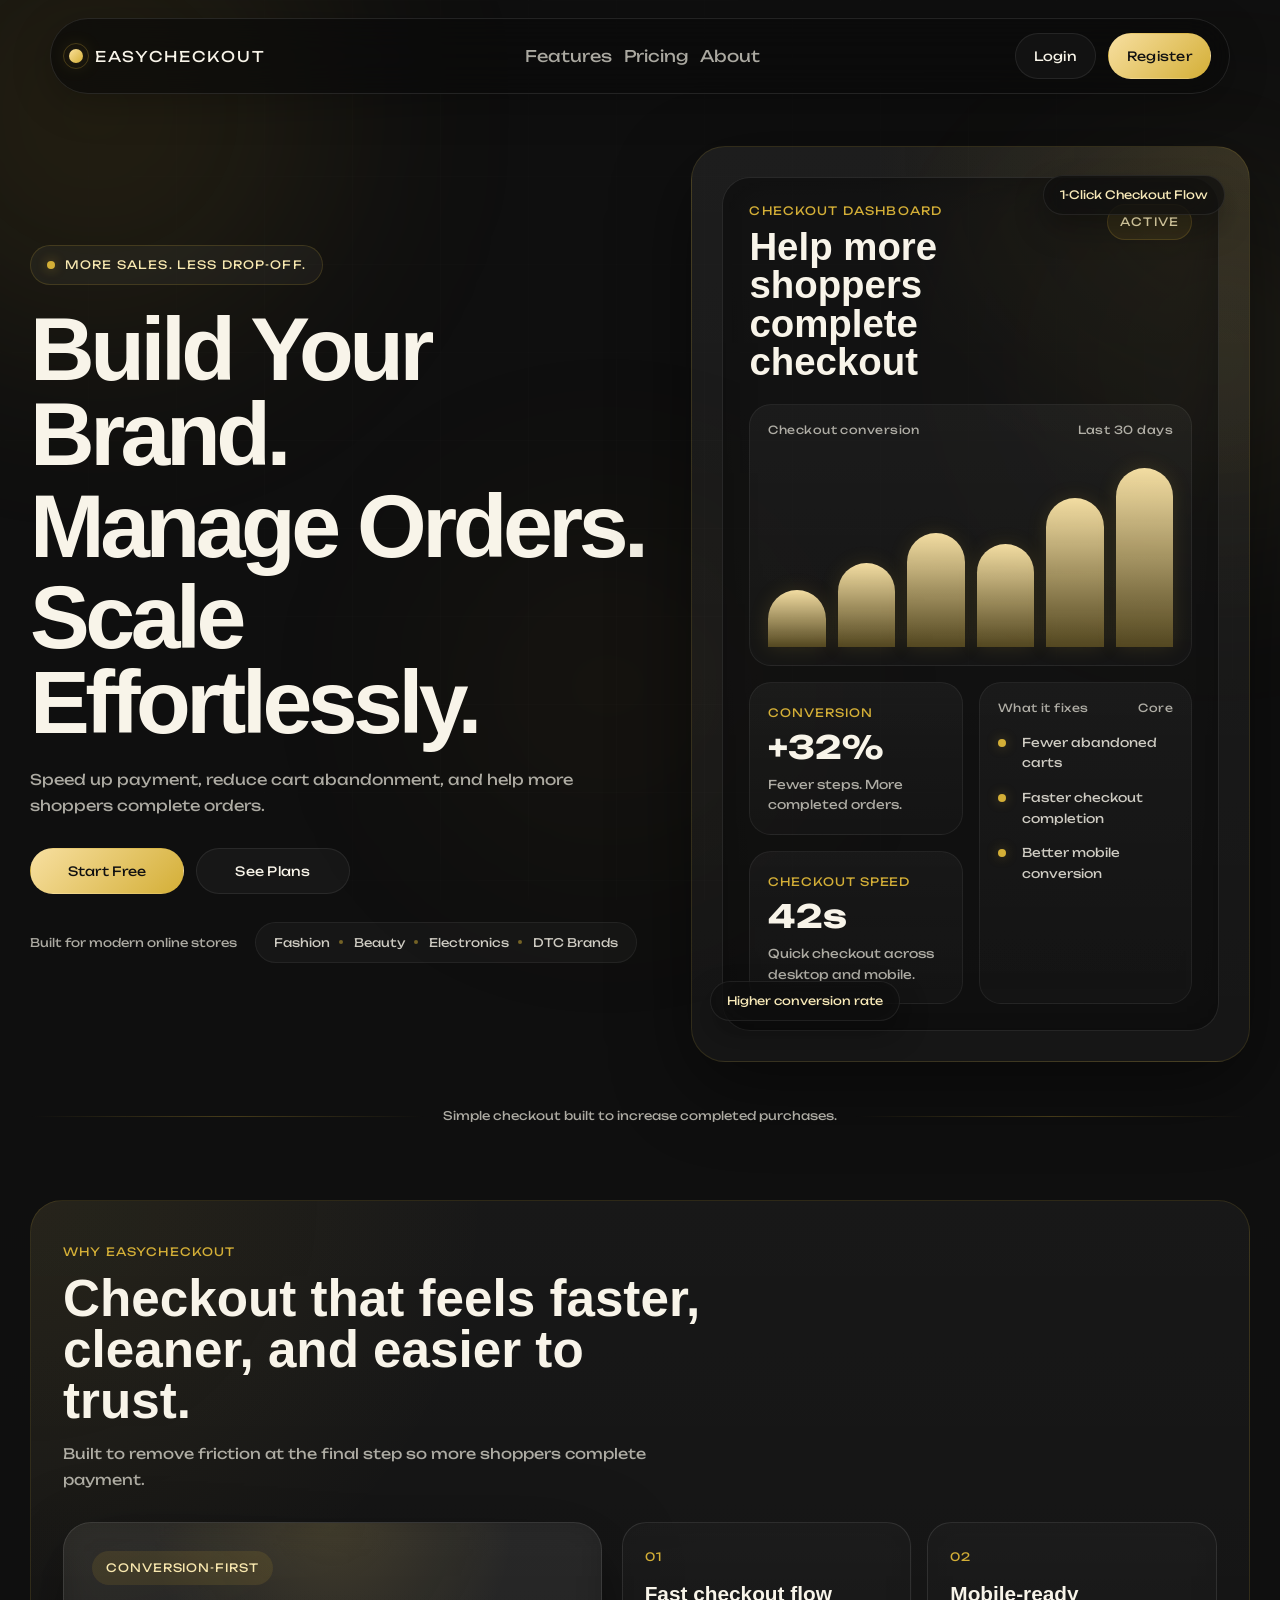
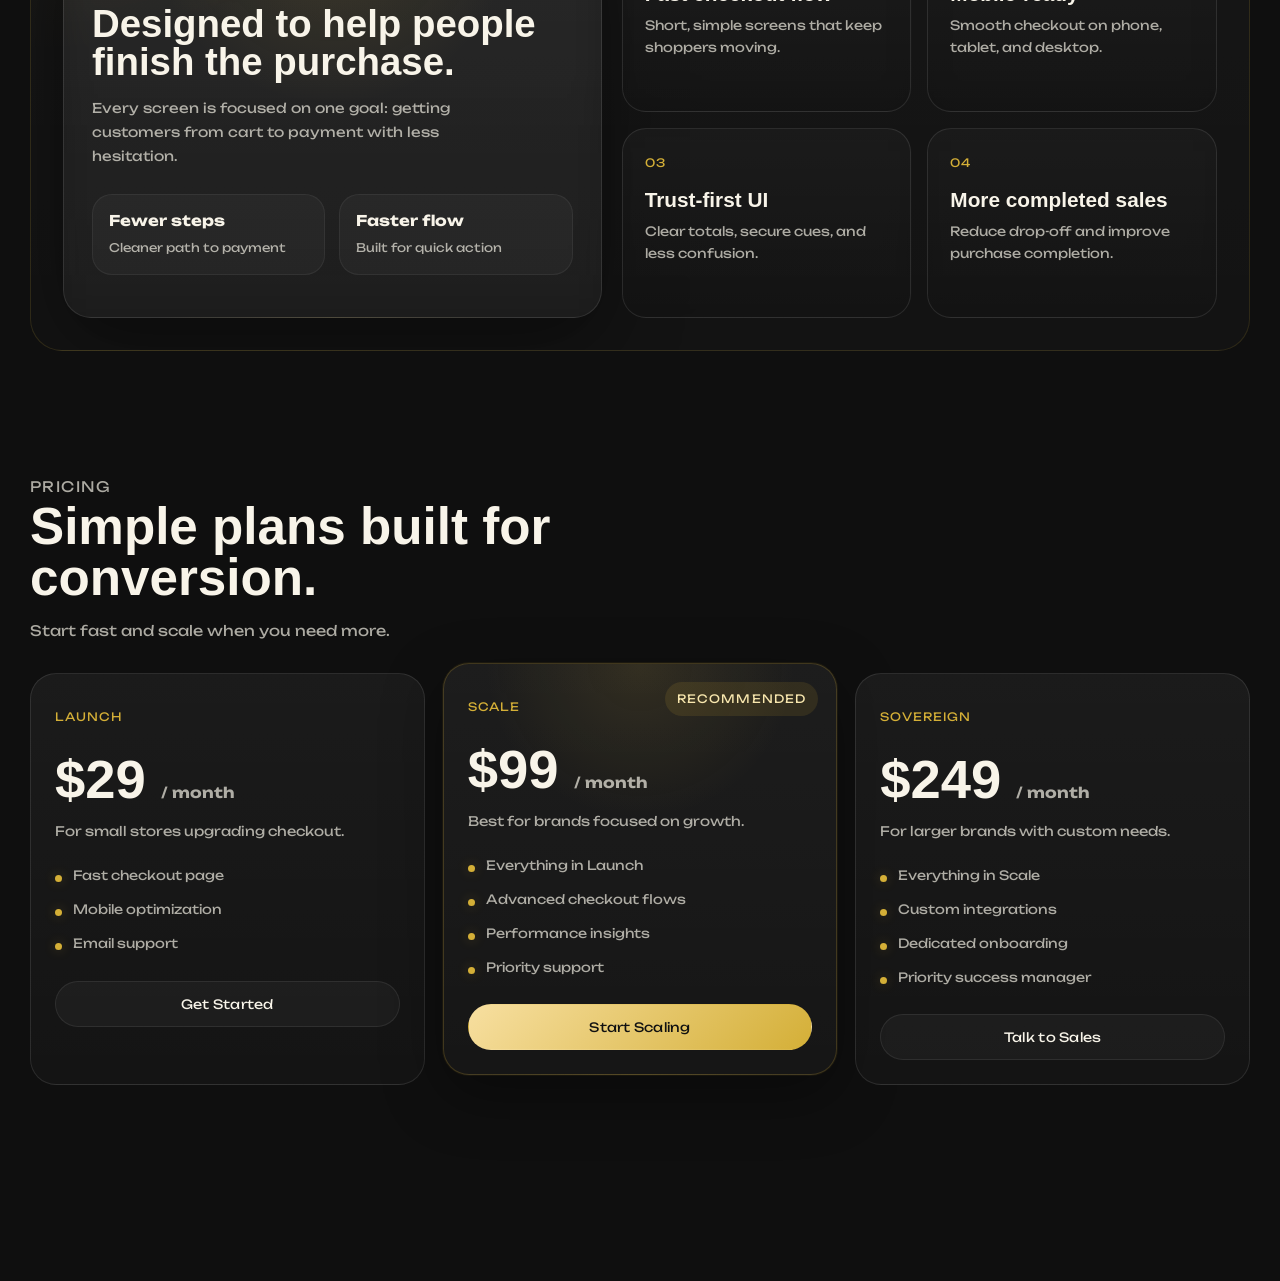
<file: index.html>
<!DOCTYPE html>
<html lang="en">
  <head>
    <meta charset="UTF-8" />
    <meta name="viewport" content="width=device-width, initial-scale=1.0" />
    <title>easycheckout | Faster Checkout</title>
    <link rel="preconnect" href="https://fonts.googleapis.com" />
    <link rel="preconnect" href="https://fonts.gstatic.com" crossorigin />
    <link
      href="https://fonts.googleapis.com/css2?family=Unbounded:wght@300;400;500;600;700&display=swap"
      rel="stylesheet"
    />
    <link rel="stylesheet" href="styles.css" />
  </head>
  <body>
    <div class="site-bg" aria-hidden="true">
      <div class="gradient-orb orb-a"></div>
      <div class="gradient-orb orb-b"></div>
      <div class="gradient-orb orb-c"></div>
      <div class="grid-noise"></div>
    </div>

    <div class="page-shell">
      <header class="navbar">
        <a href="#" class="logo" aria-label="AurumOS home">
          <span class="logo-core"></span>
          <span class="logo-type">easycheckout</span>
        </a>

        <button
          class="menu-toggle"
          type="button"
          aria-expanded="false"
          aria-controls="navPanel"
          aria-label="Toggle navigation"
        >
          <span></span>
          <span></span>
        </button>

        <div class="nav-panel" id="navPanel">
          <nav class="nav-links">
            <a href="#features">Features</a>
            <a href="#pricing">Pricing</a>
            <a href="#footer">About</a>
          </nav>
          <div class="nav-actions">
            <button class="nav-button nav-button-ghost" data-open-auth="login">Login</button>
            <button class="nav-button nav-button-primary" data-open-auth="register">Register</button>
          </div>
        </div>
      </header>

      <main>
        <section class="hero scroll-section">
          <div class="hero-copy">
            <div class="hero-pill reveal">
              <span class="hero-pill-dot"></span>
              More sales. Less drop-off.
            </div>
            <h1 class="hero-title">
              <span class="reveal">Build Your Brand.</span>
              <span class="reveal">Manage Orders.</span>
              <span class="reveal">Scale Effortlessly.</span>
            </h1>
            <p class="hero-text reveal">
              Speed up payment, reduce cart abandonment, and help more shoppers complete orders.
            </p>
            <div class="hero-actions reveal">
              <button class="nav-button nav-button-primary hero-button" data-open-auth="register">
                Start Free
              </button>
              <a class="nav-button nav-button-ghost hero-button" href="#pricing">See Plans</a>
            </div>
            <div class="hero-proof reveal">
              <span>Built for modern online stores</span>
              <div class="proof-marquee">
                <span>Fashion</span>
                <span>Beauty</span>
                <span>Electronics</span>
                <span>DTC Brands</span>
              </div>
            </div>
          </div>

          <div class="hero-visual reveal">
            <div class="hero-frame">
              <div class="floating-chip chip-top">1-Click Checkout Flow</div>
              <div class="floating-chip chip-bottom">Higher conversion rate</div>

              <div class="command-card">
                <div class="command-top">
                  <div>
                    <p class="command-label">Checkout Dashboard</p>
                    <h2>Help more shoppers complete checkout</h2>
                  </div>
                  <div class="signal-badge">Active</div>
                </div>

                <div class="command-grid">
                  <article class="command-panel command-panel-wide">
                    <div class="panel-header">
                      <span>Checkout conversion</span>
                      <span>Last 30 days</span>
                    </div>
                    <div class="signal-chart" aria-hidden="true">
                      <span></span>
                      <span></span>
                      <span></span>
                      <span></span>
                      <span></span>
                      <span></span>
                    </div>
                  </article>

                  <article class="command-panel">
                    <span class="stat-kicker">Conversion</span>
                    <strong>+32%</strong>
                    <p>Fewer steps. More completed orders.</p>
                  </article>

                  <article class="command-panel">
                    <span class="stat-kicker">Checkout speed</span>
                    <strong>42s</strong>
                    <p>Quick checkout across desktop and mobile.</p>
                  </article>

                  <article class="command-panel command-panel-tall">
                    <div class="panel-header">
                      <span>What it fixes</span>
                      <span>Core</span>
                    </div>
                    <ul class="automation-list">
                      <li><span></span> Fewer abandoned carts</li>
                      <li><span></span> Faster checkout completion</li>
                      <li><span></span> Better mobile conversion</li>
                    </ul>
                  </article>
                </div>
              </div>
            </div>
          </div>
        </section>

        <section class="trust-band scroll-section">
          <div class="trust-line"></div>
          <p>Simple checkout built to increase completed purchases.</p>
          <div class="trust-line"></div>
        </section>

        <section class="section why-section scroll-section" id="features">
          <div class="why-shell">
            <div class="why-intro">
              <p class="section-kicker">Why easycheckout</p>
              <h2>Checkout that feels faster, cleaner, and easier to trust.</h2>
              <p>
                Built to remove friction at the final step so more shoppers complete payment.
              </p>
            </div>

            <div class="why-layout">
              <article class="why-highlight">
                <span class="why-badge">Conversion-first</span>
                <h3>Designed to help people finish the purchase.</h3>
                <p>
                  Every screen is focused on one goal: getting customers from cart to payment
                  with less hesitation.
                </p>
                <div class="why-metrics">
                  <div>
                    <strong>Fewer steps</strong>
                    <span>Cleaner path to payment</span>
                  </div>
                  <div>
                    <strong>Faster flow</strong>
                    <span>Built for quick action</span>
                  </div>
                </div>
              </article>

              <div class="why-stack">
                <article class="why-card">
                  <span class="feature-index">01</span>
                  <h3>Fast checkout flow</h3>
                  <p>Short, simple screens that keep shoppers moving.</p>
                </article>
                <article class="why-card">
                  <span class="feature-index">02</span>
                  <h3>Mobile-ready</h3>
                  <p>Smooth checkout on phone, tablet, and desktop.</p>
                </article>
                <article class="why-card">
                  <span class="feature-index">03</span>
                  <h3>Trust-first UI</h3>
                  <p>Clear totals, secure cues, and less confusion.</p>
                </article>
                <article class="why-card">
                  <span class="feature-index">04</span>
                  <h3>More completed sales</h3>
                  <p>Reduce drop-off and improve purchase completion.</p>
                </article>
              </div>
            </div>
          </div>
        </section>

        <section class="section pricing-section scroll-section" id="pricing">
          <div class="section-head">
            <p class="section-kicker">Pricing</p>
            <h2>Simple plans built for conversion.</h2>
            <p>Start fast and scale when you need more.</p>
          </div>

          <div class="pricing-grid">
            <article class="price-card">
              <p class="price-tier">Launch</p>
              <h3>$29 <span>/ month</span></h3>
              <p class="price-copy">For small stores upgrading checkout.</p>
              <ul>
                <li>Fast checkout page</li>
                <li>Mobile optimization</li>
                <li>Email support</li>
              </ul>
              <button class="nav-button nav-button-ghost price-button" data-open-auth="register">Get Started</button>
            </article>

            <article class="price-card price-card-featured">
              <div class="featured-pill">Recommended</div>
              <p class="price-tier">Scale</p>
              <h3>$99 <span>/ month</span></h3>
              <p class="price-copy">Best for brands focused on growth.</p>
              <ul>
                <li>Everything in Launch</li>
                <li>Advanced checkout flows</li>
                <li>Performance insights</li>
                <li>Priority support</li>
              </ul>
              <button class="nav-button nav-button-primary price-button" data-open-auth="register">
                Start Scaling
              </button>
            </article>

            <article class="price-card">
              <p class="price-tier">Sovereign</p>
              <h3>$249 <span>/ month</span></h3>
              <p class="price-copy">For larger brands with custom needs.</p>
              <ul>
                <li>Everything in Scale</li>
                <li>Custom integrations</li>
                <li>Dedicated onboarding</li>
                <li>Priority success manager</li>
              </ul>
              <button class="nav-button nav-button-ghost price-button" data-open-auth="register">Talk to Sales</button>
            </article>
          </div>
        </section>
      </main>

      <footer class="footer scroll-section" id="footer">
        <div>
          <p class="footer-brand">easycheckout</p>
          <span class="footer-copy">Faster checkout for more completed sales.</span>
        </div>
        <div class="footer-links">
          <a href="#features">Features</a>
          <a href="#pricing">Pricing</a>
          <button type="button" data-open-auth="login">Login</button>
        </div>
      </footer>
    </div>

    <div class="auth-modal" id="authModal" aria-hidden="true">
      <div class="modal-backdrop" data-close-auth></div>
      <div class="modal-panel" role="dialog" aria-modal="true" aria-labelledby="authTitle">
        <button class="modal-close" type="button" aria-label="Close modal" data-close-auth>
          &times;
        </button>

        <div class="modal-switcher">
          <button class="modal-switch active" type="button" data-auth-view="login">Login</button>
          <button class="modal-switch" type="button" data-auth-view="register">Register</button>
        </div>

        <div class="auth-view active" data-auth-panel="login">
          <p class="section-kicker">Welcome back</p>
          <h2 id="authTitle">Login to easycheckout</h2>
          <form class="auth-form">
            <label>
              Email
              <input type="email" placeholder="you@brand.com" />
            </label>
            <label>
              Password
              <input type="password" placeholder="Enter your password" />
            </label>
            <button type="button" class="nav-button nav-button-primary form-button">Login</button>
          </form>
        </div>

        <div class="auth-view" data-auth-panel="register">
          <p class="section-kicker">Create account</p>
          <h2>Start selling with easycheckout</h2>
          <form class="auth-form">
            <label>
              Company
              <input type="text" placeholder="Your store name" />
            </label>
            <label>
              Work email
              <input type="email" placeholder="founder@aurum.com" />
            </label>
            <label>
              Password
              <input type="password" placeholder="Create a password" />
            </label>
            <button type="button" class="nav-button nav-button-primary form-button">Create Account</button>
          </form>
        </div>
      </div>
    </div>

    <script src="script.js"></script>
  </body>
</html>
</file>
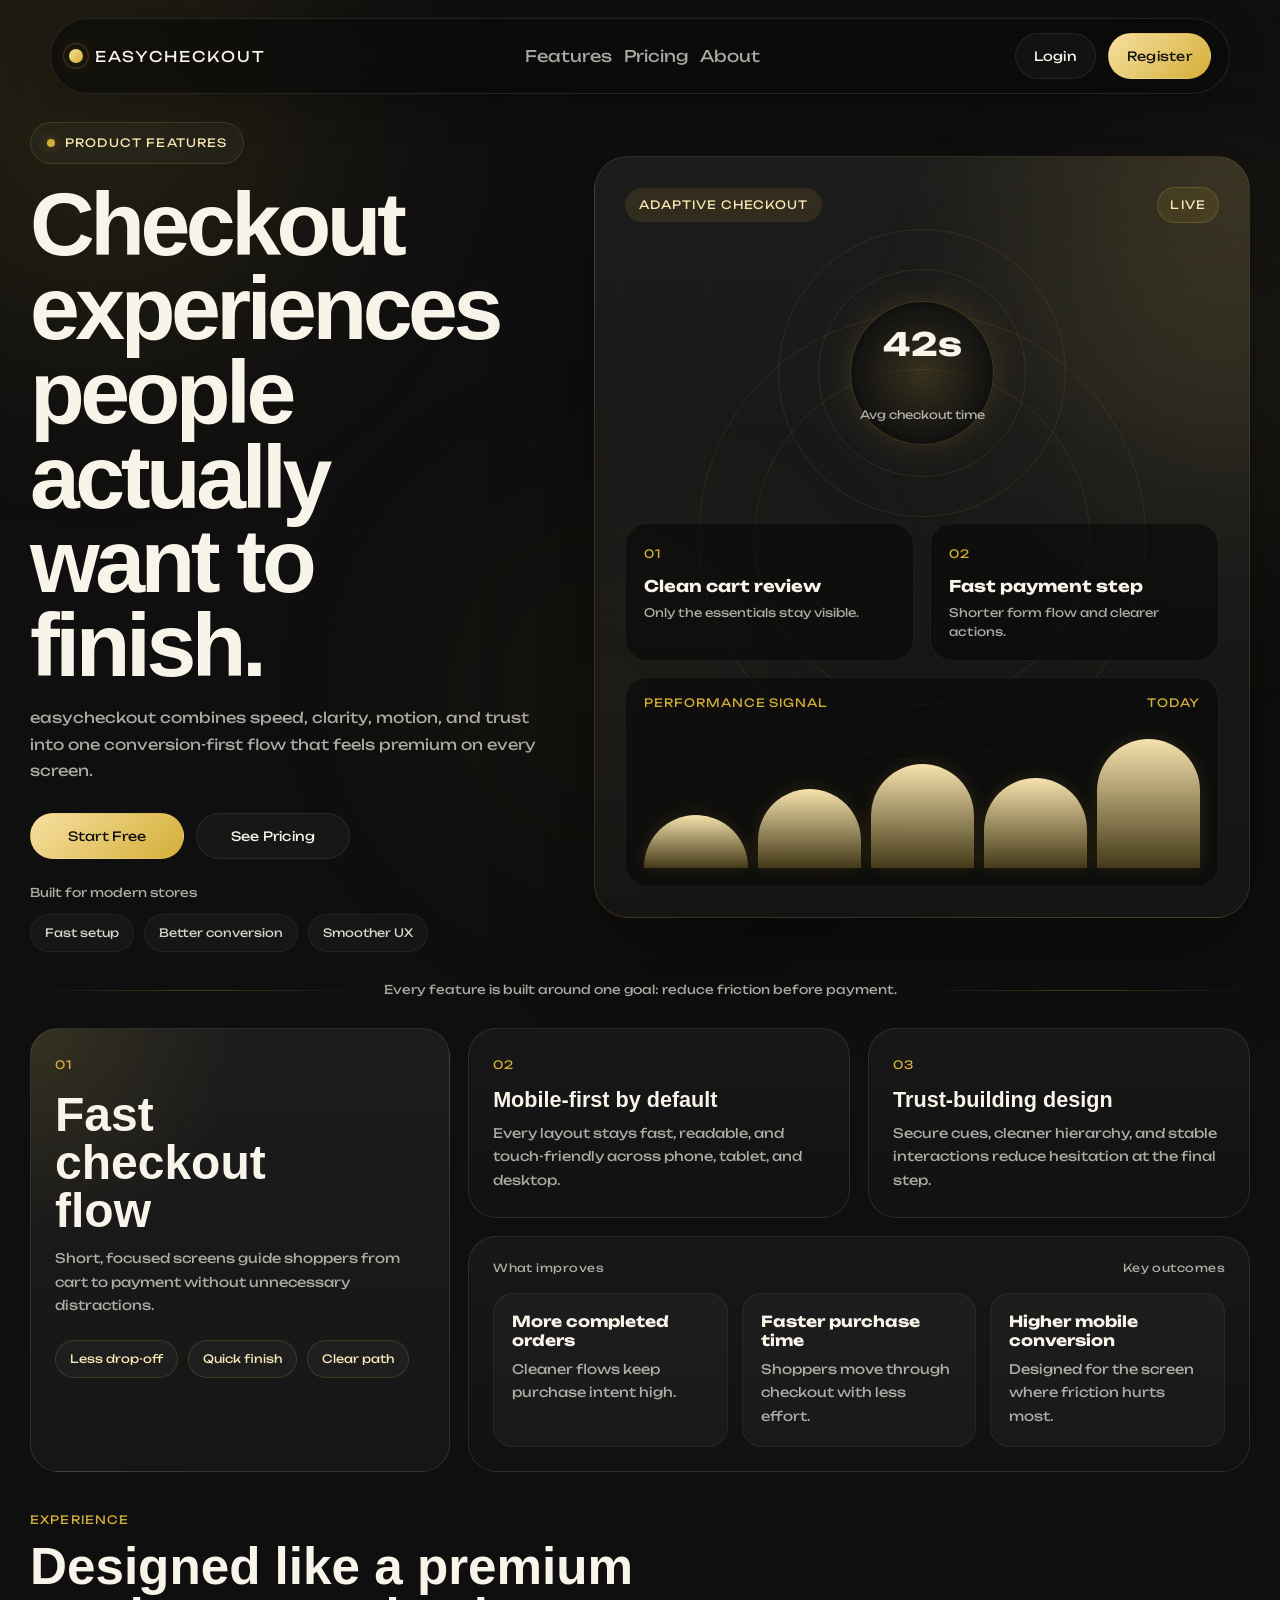
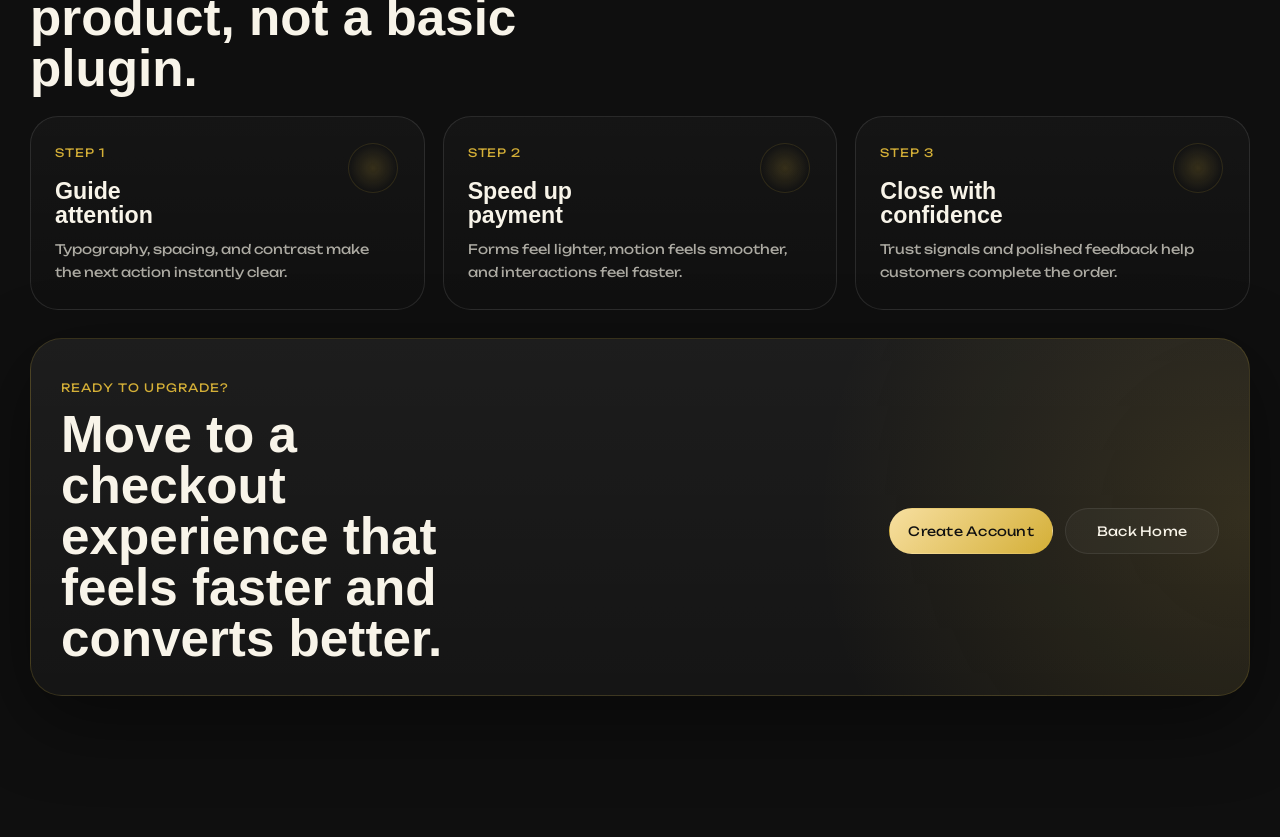
<file: features.html>
<!DOCTYPE html>
<html lang="en">
  <head>
    <meta charset="UTF-8" />
    <meta name="viewport" content="width=device-width, initial-scale=1.0" />
    <title>easycheckout | Features</title>
    <link rel="preconnect" href="https://fonts.googleapis.com" />
    <link rel="preconnect" href="https://fonts.gstatic.com" crossorigin />
    <link
      href="https://fonts.googleapis.com/css2?family=Unbounded:wght@300;400;500;600;700&display=swap"
      rel="stylesheet"
    />
    <link rel="stylesheet" href="styles.css" />
  </head>
  <body class="features-page">
    <div class="site-bg" aria-hidden="true">
      <div class="gradient-orb orb-a"></div>
      <div class="gradient-orb orb-b"></div>
      <div class="gradient-orb orb-c"></div>
      <div class="grid-noise"></div>
    </div>

    <div class="page-shell">
      <header class="navbar">
        <a href="index.html" class="logo" aria-label="easycheckout home">
          <span class="logo-core"></span>
          <span class="logo-type">easycheckout</span>
        </a>

        <button
          class="menu-toggle"
          type="button"
          aria-expanded="false"
          aria-controls="navPanel"
          aria-label="Toggle navigation"
        >
          <span></span>
          <span></span>
        </button>

        <div class="nav-panel" id="navPanel">
          <nav class="nav-links">
            <a href="features.html">Features</a>
            <a href="index.html#pricing">Pricing</a>
            <a href="index.html#footer">About</a>
          </nav>
          <div class="nav-actions">
            <button class="nav-button nav-button-ghost" data-open-auth="login">Login</button>
            <button class="nav-button nav-button-primary" data-open-auth="register">Register</button>
          </div>
        </div>
      </header>

      <main class="fx-page">
        <section class="fx-hero scroll-section">
          <div class="fx-copy">
            <div class="fx-pill">
              <span class="hero-pill-dot"></span>
              Product Features
            </div>
            <h1 class="fx-title">Checkout experiences people actually want to finish.</h1>
            <p class="fx-text">
              easycheckout combines speed, clarity, motion, and trust into one conversion-first flow that feels premium on every screen.
            </p>
            <div class="hero-actions">
              <button class="nav-button nav-button-primary hero-button" data-open-auth="register">
                Start Free
              </button>
              <a class="nav-button nav-button-ghost hero-button" href="index.html#pricing">See Pricing</a>
            </div>
            <div class="fx-proof">
              <span>Built for modern stores</span>
              <div class="fx-proof-row">
                <span>Fast setup</span>
                <span>Better conversion</span>
                <span>Smoother UX</span>
              </div>
            </div>
          </div>

          <div class="fx-stage">
            <div class="fx-orbit orbit-one"></div>
            <div class="fx-orbit orbit-two"></div>

            <div class="fx-window">
              <div class="fx-window-top">
                <span class="why-badge">Adaptive Checkout</span>
                <span class="signal-badge">Live</span>
              </div>

              <div class="fx-core">
                <div class="fx-core-ring ring-a"></div>
                <div class="fx-core-ring ring-b"></div>
                <div class="fx-core-ring ring-c"></div>
                <div class="fx-core-center">
                  <strong>42s</strong>
                  <span>Avg checkout time</span>
                </div>
              </div>

              <div class="fx-stage-grid">
                <article class="fx-mini">
                  <span>01</span>
                  <strong>Clean cart review</strong>
                  <small>Only the essentials stay visible.</small>
                </article>
                <article class="fx-mini">
                  <span>02</span>
                  <strong>Fast payment step</strong>
                  <small>Shorter form flow and clearer actions.</small>
                </article>
                <article class="fx-mini fx-mini-wide">
                  <div class="panel-header">
                    <span>Performance signal</span>
                    <span>Today</span>
                  </div>
                  <div class="fx-signal-bars" aria-hidden="true">
                    <span></span>
                    <span></span>
                    <span></span>
                    <span></span>
                    <span></span>
                  </div>
                </article>
              </div>
            </div>
          </div>
        </section>

        <section class="fx-strip scroll-section">
          <div class="fx-strip-line"></div>
          <p>Every feature is built around one goal: reduce friction before payment.</p>
          <div class="fx-strip-line"></div>
        </section>

        <section class="fx-grid scroll-section">
          <article class="fx-card fx-card-hero">
            <span class="feature-index">01</span>
            <h2>Fast checkout flow</h2>
            <p>Short, focused screens guide shoppers from cart to payment without unnecessary distractions.</p>
            <div class="fx-chip-row">
              <span>Less drop-off</span>
              <span>Quick finish</span>
              <span>Clear path</span>
            </div>
          </article>

          <article class="fx-card">
            <span class="feature-index">02</span>
            <h3>Mobile-first by default</h3>
            <p>Every layout stays fast, readable, and touch-friendly across phone, tablet, and desktop.</p>
          </article>

          <article class="fx-card">
            <span class="feature-index">03</span>
            <h3>Trust-building design</h3>
            <p>Secure cues, cleaner hierarchy, and stable interactions reduce hesitation at the final step.</p>
          </article>

          <article class="fx-card fx-card-wide">
            <div class="panel-header">
              <span>What improves</span>
              <span>Key outcomes</span>
            </div>
            <div class="fx-benefits">
              <div>
                <strong>More completed orders</strong>
                <p>Cleaner flows keep purchase intent high.</p>
              </div>
              <div>
                <strong>Faster purchase time</strong>
                <p>Shoppers move through checkout with less effort.</p>
              </div>
              <div>
                <strong>Higher mobile conversion</strong>
                <p>Designed for the screen where friction hurts most.</p>
              </div>
            </div>
          </article>
        </section>

        <section class="fx-journey scroll-section">
          <div class="fx-journey-head">
            <p class="section-kicker">Experience</p>
            <h2>Designed like a premium product, not a basic plugin.</h2>
          </div>

          <div class="fx-journey-track">
            <article class="fx-step">
              <span class="feature-index">Step 1</span>
              <h3>Guide attention</h3>
              <p>Typography, spacing, and contrast make the next action instantly clear.</p>
            </article>
            <article class="fx-step">
              <span class="feature-index">Step 2</span>
              <h3>Speed up payment</h3>
              <p>Forms feel lighter, motion feels smoother, and interactions feel faster.</p>
            </article>
            <article class="fx-step">
              <span class="feature-index">Step 3</span>
              <h3>Close with confidence</h3>
              <p>Trust signals and polished feedback help customers complete the order.</p>
            </article>
          </div>
        </section>

        <section class="fx-cta scroll-section">
          <div class="fx-cta-shell">
            <div>
              <p class="section-kicker">Ready to upgrade?</p>
              <h2>Move to a checkout experience that feels faster and converts better.</h2>
            </div>
            <div class="hero-actions">
              <button class="nav-button nav-button-primary hero-button" data-open-auth="register">
                Create Account
              </button>
              <a class="nav-button nav-button-ghost hero-button" href="index.html">Back Home</a>
            </div>
          </div>
        </section>
      </main>

      <footer class="footer scroll-section" id="footer">
        <div>
          <p class="footer-brand">easycheckout</p>
          <span class="footer-copy">Faster checkout for more completed sales.</span>
        </div>
        <div class="footer-links">
          <a href="features.html">Features</a>
          <a href="index.html#pricing">Pricing</a>
          <button type="button" data-open-auth="login">Login</button>
        </div>
      </footer>
    </div>

    <div class="auth-modal" id="authModal" aria-hidden="true">
      <div class="modal-backdrop" data-close-auth></div>
      <div class="modal-panel" role="dialog" aria-modal="true" aria-labelledby="authTitle">
        <button class="modal-close" type="button" aria-label="Close modal" data-close-auth>
          &times;
        </button>

        <div class="modal-switcher">
          <button class="modal-switch active" type="button" data-auth-view="login">Login</button>
          <button class="modal-switch" type="button" data-auth-view="register">Register</button>
        </div>

        <div class="auth-view active" data-auth-panel="login">
          <p class="section-kicker">Welcome back</p>
          <h2 id="authTitle">Login to easycheckout</h2>
          <form class="auth-form">
            <label>
              Email
              <input type="email" placeholder="you@brand.com" />
            </label>
            <label>
              Password
              <input type="password" placeholder="Enter your password" />
            </label>
            <button type="button" class="nav-button nav-button-primary form-button">Login</button>
          </form>
        </div>

        <div class="auth-view" data-auth-panel="register">
          <p class="section-kicker">Create account</p>
          <h2>Start selling with easycheckout</h2>
          <form class="auth-form">
            <label>
              Company
              <input type="text" placeholder="Your store name" />
            </label>
            <label>
              Work email
              <input type="email" placeholder="team@store.com" />
            </label>
            <label>
              Password
              <input type="password" placeholder="Create a password" />
            </label>
            <button type="button" class="nav-button nav-button-primary form-button">Create Account</button>
          </form>
        </div>
      </div>
    </div>

    <script src="script.js"></script>
  </body>
</html>
</file>
<file: styles.css>
:root {
  --bg: #0f0f0f;
  --stroke: rgba(255, 255, 255, 0.1);
  --stroke-soft: rgba(255, 255, 255, 0.06);
  --text: #f8f4e9;
  --muted: rgba(248, 244, 233, 0.68);
  --gold: #d4af37;
  --gold-glow: rgba(212, 175, 55, 0.32);
  --shadow: 0 24px 80px rgba(0, 0, 0, 0.45);
  --max-width: 1220px;
  --gravis: "Gravis", "Arial Black", "Segoe UI", sans-serif;
  --ui: "Unbounded", "Segoe UI", sans-serif;
}

* {
  box-sizing: border-box;
}

html {
  scroll-behavior: smooth;
}

body {
  margin: 0;
  min-height: 100vh;
  overflow-x: hidden;
  color: var(--text);
  background: var(--bg);
  font-family: var(--ui);
}

a,
button,
input {
  font: inherit;
}

button {
  cursor: pointer;
}

.site-bg {
  position: fixed;
  inset: 0;
  z-index: -2;
  pointer-events: none;
}

.gradient-orb {
  position: absolute;
  border-radius: 50%;
  filter: blur(120px);
  opacity: 0.55;
  animation: float-orb 14s ease-in-out infinite;
}

.orb-a {
  width: 28rem;
  height: 28rem;
  top: -7rem;
  left: -8rem;
  background: rgba(212, 175, 55, 0.2);
}

.orb-b {
  width: 22rem;
  height: 22rem;
  top: 20%;
  right: -7rem;
  background: rgba(255, 222, 120, 0.14);
  animation-delay: -5s;
}

.orb-c {
  width: 20rem;
  height: 20rem;
  bottom: 6%;
  left: 35%;
  background: rgba(148, 116, 29, 0.14);
  animation-delay: -9s;
}

.grid-noise {
  position: absolute;
  inset: 0;
  background-image:
    linear-gradient(rgba(255, 255, 255, 0.024) 1px, transparent 1px),
    linear-gradient(90deg, rgba(255, 255, 255, 0.024) 1px, transparent 1px);
  background-size: 88px 88px;
  mask-image: radial-gradient(circle at center, black 55%, transparent 100%);
  opacity: 0.34;
}

.page-shell {
  width: min(calc(100% - 32px), var(--max-width));
  margin: 0 auto;
  padding-bottom: 32px;
}

.navbar {
  position: sticky;
  top: 18px;
  z-index: 30;
  display: flex;
  align-items: center;
  justify-content: space-between;
  gap: 24px;
  width: min(100%, 1180px);
  margin: 18px auto 0;
  padding: 14px 18px;
  border: 1px solid var(--stroke);
  border-radius: 999px;
  background: rgba(10, 10, 10, 0.66);
  backdrop-filter: blur(22px);
  box-shadow: 0 10px 40px rgba(0, 0, 0, 0.24);
  transition:
    background 220ms ease,
    border-color 220ms ease,
    box-shadow 220ms ease,
    transform 220ms ease;
}

.navbar.nav-scrolled {
  background: rgba(10, 10, 10, 0.84);
  border-color: rgba(212, 175, 55, 0.14);
  box-shadow: 0 16px 46px rgba(0, 0, 0, 0.28);
}

.logo {
  display: inline-flex;
  align-items: center;
  gap: 12px;
  text-decoration: none;
  color: var(--text);
  flex-shrink: 0;
}

.logo-core {
  position: relative;
  width: 14px;
  height: 14px;
  border-radius: 50%;
  background: linear-gradient(135deg, #fbe19a, var(--gold));
  box-shadow: 0 0 20px var(--gold-glow);
}

.logo-core::after {
  content: "";
  position: absolute;
  inset: -6px;
  border: 1px solid rgba(212, 175, 55, 0.26);
  border-radius: 50%;
  animation: pulse-ring 3.5s ease-in-out infinite;
}

.logo-type {
  font-size: 0.92rem;
  letter-spacing: 0.14em;
  text-transform: uppercase;
}

.nav-panel {
  display: flex;
  align-items: center;
  justify-content: space-between;
  gap: 20px;
  width: 100%;
}

.nav-links,
.nav-actions,
.hero-actions,
.footer-links {
  display: flex;
  align-items: center;
  gap: 12px;
}

.nav-links {
  justify-content: center;
  flex: 1;
}

.nav-links a,
.footer-links a,
.footer-links button {
  color: var(--muted);
  text-decoration: none;
  background: transparent;
  border: 0;
  padding: 0;
  position: relative;
  transition: color 180ms ease, transform 180ms ease;
}

.nav-links a:hover,
.footer-links a:hover,
.footer-links button:hover {
  color: var(--text);
  transform: translateY(-1px);
}

.nav-links a::after,
.footer-links a::after,
.footer-links button::after {
  content: "";
  position: absolute;
  left: 0;
  bottom: -6px;
  width: 100%;
  height: 1px;
  background: linear-gradient(90deg, transparent, rgba(212, 175, 55, 0.9), transparent);
  transform: scaleX(0.2);
  opacity: 0;
  transition: transform 220ms ease, opacity 220ms ease;
}

.nav-links a:hover::after,
.footer-links a:hover::after,
.footer-links button:hover::after {
  transform: scaleX(1);
  opacity: 1;
}

.nav-button {
  display: inline-flex;
  align-items: center;
  justify-content: center;
  min-height: 46px;
  padding: 0 18px;
  border-radius: 999px;
  border: 1px solid transparent;
  text-decoration: none;
  font-size: 0.8rem;
  letter-spacing: 0.02em;
  transition:
    transform 180ms ease,
    box-shadow 240ms ease,
    border-color 240ms ease,
    background 240ms ease,
    color 240ms ease;
}

.nav-button:hover {
  transform: translateY(-2px);
}

.nav-button:active {
  transform: translateY(0);
}

.nav-button-primary {
  color: #111;
  background: linear-gradient(135deg, #f7dfa0, var(--gold));
  box-shadow: 0 0 0 rgba(212, 175, 55, 0);
}

.nav-button-primary:hover {
  box-shadow: 0 0 34px rgba(212, 175, 55, 0.22);
}

.nav-button-ghost {
  color: var(--text);
  background: rgba(255, 255, 255, 0.035);
  border-color: rgba(255, 255, 255, 0.08);
}

.nav-button-ghost:hover {
  border-color: rgba(212, 175, 55, 0.24);
  background: rgba(255, 255, 255, 0.06);
  box-shadow: 0 14px 30px rgba(0, 0, 0, 0.18);
}

.menu-toggle {
  display: none;
  width: 48px;
  height: 48px;
  border-radius: 50%;
  border: 1px solid var(--stroke);
  background: rgba(255, 255, 255, 0.04);
  padding: 0;
  flex-direction: column;
  align-items: center;
  justify-content: center;
  gap: 5px;
}

.menu-toggle span {
  width: 18px;
  height: 1.5px;
  background: var(--text);
  transition: transform 180ms ease, opacity 180ms ease;
}

.hero {
  display: grid;
  grid-template-columns: minmax(0, 1.05fr) minmax(0, 0.95fr);
  gap: 44px;
  align-items: center;
  min-height: calc(100vh - 110px);
  padding: 52px 0 36px;
  transition: transform 280ms ease;
}

.hero-copy {
  max-width: 620px;
}

.hero-pill,
.featured-pill,
.signal-badge,
.section-kicker {
  display: inline-flex;
  align-items: center;
  gap: 10px;
  font-size: 0.72rem;
  letter-spacing: 0.1em;
  text-transform: uppercase;
}

.hero-pill {
  padding: 12px 16px;
  border-radius: 999px;
  border: 1px solid rgba(212, 175, 55, 0.18);
  background: rgba(255, 255, 255, 0.04);
  color: #f7e8b0;
}

.hero-pill-dot {
  width: 8px;
  height: 8px;
  border-radius: 50%;
  background: var(--gold);
  box-shadow: 0 0 12px rgba(212, 175, 55, 0.45);
}

.hero-title,
.section-head h2,
.feature-card h3,
.price-card h3,
.command-top h2,
.modal-panel h2 {
  font-family: var(--gravis);
}

.hero-title {
  display: grid;
  gap: 6px;
  margin: 22px 0 0;
  font-size: clamp(3.2rem, 7vw, 6.6rem);
  line-height: 0.95;
  letter-spacing: -0.05em;
}

.hero-text,
.section-head p,
.feature-card p,
.price-copy,
.price-card li,
.footer-copy,
.auth-form label,
.auth-form input::placeholder,
.command-panel p,
.hero-proof span,
.trust-band p {
  color: var(--muted);
}

.hero-text {
  margin: 22px 0 0;
  max-width: 560px;
  line-height: 1.8;
  font-size: 0.92rem;
}

.hero-actions {
  margin-top: 28px;
}

.hero-button {
  min-width: 154px;
}

.hero-proof {
  display: flex;
  align-items: center;
  gap: 18px;
  margin-top: 28px;
  flex-wrap: wrap;
  font-size: 0.74rem;
}

.proof-marquee {
  display: inline-flex;
  align-items: center;
  gap: 24px;
  padding: 12px 18px;
  border-radius: 999px;
  border: 1px solid var(--stroke-soft);
  background: rgba(255, 255, 255, 0.03);
  white-space: nowrap;
  overflow: hidden;
}

.proof-marquee span {
  position: relative;
  color: rgba(248, 244, 233, 0.82);
}

.proof-marquee span::after {
  content: "";
  position: absolute;
  top: 50%;
  right: -13px;
  width: 4px;
  height: 4px;
  border-radius: 50%;
  background: rgba(212, 175, 55, 0.5);
  transform: translateY(-50%);
}

.proof-marquee span:last-child::after {
  display: none;
}

.hero-visual {
  position: relative;
}

.hero-frame {
  position: relative;
  min-height: 620px;
  padding: 30px;
  border: 1px solid rgba(212, 175, 55, 0.14);
  border-radius: 34px;
  background:
    linear-gradient(180deg, rgba(255, 255, 255, 0.06), rgba(255, 255, 255, 0.03)),
    radial-gradient(circle at top right, rgba(212, 175, 55, 0.12), transparent 35%);
  box-shadow: var(--shadow);
  overflow: hidden;
  transition: transform 280ms ease, border-color 280ms ease, box-shadow 280ms ease;
}

.hero-frame::before {
  content: "";
  position: absolute;
  inset: 0;
  background:
    linear-gradient(115deg, transparent 20%, rgba(255, 255, 255, 0.05) 50%, transparent 80%);
  transform: translateX(-120%);
  animation: sweep 8s linear infinite;
}

.hero-frame:hover {
  transform: translateY(-6px);
  border-color: rgba(212, 175, 55, 0.22);
  box-shadow: 0 32px 90px rgba(0, 0, 0, 0.55);
}

.floating-chip {
  position: absolute;
  z-index: 2;
  padding: 12px 16px;
  border-radius: 999px;
  border: 1px solid rgba(255, 255, 255, 0.08);
  background: rgba(15, 15, 15, 0.72);
  backdrop-filter: blur(18px);
  color: #f7e9b8;
  font-size: 0.72rem;
  box-shadow: 0 14px 30px rgba(0, 0, 0, 0.28);
  animation: chip-float 7s ease-in-out infinite;
  transition: transform 240ms ease, border-color 240ms ease, background 240ms ease;
}

.chip-top {
  top: 28px;
  right: 24px;
}

.chip-bottom {
  left: 18px;
  bottom: 40px;
  animation-delay: -3.2s;
}

.command-card {
  position: relative;
  z-index: 1;
  height: 100%;
  padding: 26px;
  border-radius: 28px;
  border: 1px solid var(--stroke);
  background: rgba(8, 8, 8, 0.64);
  backdrop-filter: blur(22px);
  transition: transform 260ms ease, border-color 260ms ease, background 260ms ease;
}

.hero-frame:hover .command-card {
  transform: translateY(-2px);
  border-color: rgba(212, 175, 55, 0.14);
}

.hero-frame:hover .floating-chip {
  border-color: rgba(212, 175, 55, 0.18);
  background: rgba(18, 18, 18, 0.8);
}

.command-top {
  display: flex;
  align-items: flex-start;
  justify-content: space-between;
  gap: 20px;
}

.command-label {
  margin: 0 0 10px;
  font-size: 0.72rem;
  letter-spacing: 0.1em;
  text-transform: uppercase;
  color: var(--gold);
}

.command-top h2 {
  margin: 0;
  max-width: 12ch;
  font-size: clamp(1.8rem, 3vw, 2.8rem);
  line-height: 1;
}

.signal-badge {
  padding: 10px 12px;
  border-radius: 999px;
  border: 1px solid rgba(212, 175, 55, 0.2);
  background: rgba(212, 175, 55, 0.1);
  color: #f7e9b8;
}

.command-grid {
  display: grid;
  grid-template-columns: repeat(2, minmax(0, 1fr));
  gap: 16px;
  margin-top: 22px;
}

.command-panel {
  padding: 18px;
  border-radius: 22px;
  border: 1px solid var(--stroke-soft);
  background: linear-gradient(180deg, rgba(255, 255, 255, 0.045), rgba(255, 255, 255, 0.025));
  transition:
    transform 220ms ease,
    border-color 220ms ease,
    background 220ms ease,
    box-shadow 220ms ease;
}

.command-panel:hover {
  transform: translateY(-4px);
  border-color: rgba(212, 175, 55, 0.18);
  background: linear-gradient(180deg, rgba(255, 255, 255, 0.06), rgba(255, 255, 255, 0.03));
  box-shadow: 0 16px 32px rgba(0, 0, 0, 0.18);
}

.command-panel-wide {
  grid-column: 1 / -1;
}

.command-panel-tall {
  grid-column: 2 / 3;
  grid-row: 2 / 4;
}

.panel-header {
  display: flex;
  align-items: center;
  justify-content: space-between;
  gap: 12px;
  font-size: 0.7rem;
  letter-spacing: 0.04em;
  color: var(--muted);
}

.signal-chart {
  display: grid;
  grid-template-columns: repeat(6, 1fr);
  align-items: end;
  gap: 12px;
  height: 190px;
  margin-top: 20px;
}

.signal-chart span {
  border-radius: 999px 999px 10px 10px;
  background: linear-gradient(180deg, rgba(255, 232, 170, 0.95), rgba(212, 175, 55, 0.32));
  transform-origin: bottom;
  animation: chart-rise 4s ease-in-out infinite;
  box-shadow: 0 0 20px rgba(212, 175, 55, 0.14);
}

.signal-chart span:nth-child(1) {
  height: 30%;
}

.signal-chart span:nth-child(2) {
  height: 44%;
  animation-delay: -0.3s;
}

.signal-chart span:nth-child(3) {
  height: 60%;
  animation-delay: -0.7s;
}

.signal-chart span:nth-child(4) {
  height: 54%;
  animation-delay: -1.1s;
}

.signal-chart span:nth-child(5) {
  height: 78%;
  animation-delay: -1.5s;
}

.signal-chart span:nth-child(6) {
  height: 94%;
  animation-delay: -1.9s;
}

.stat-kicker,
.feature-index,
.price-tier {
  display: inline-block;
  color: var(--gold);
  font-size: 0.72rem;
  letter-spacing: 0.08em;
  text-transform: uppercase;
}

.command-panel strong {
  display: block;
  margin-top: 10px;
  font-size: 2rem;
  line-height: 1;
}

.command-panel p {
  margin: 12px 0 0;
  font-size: 0.76rem;
  line-height: 1.7;
}

.automation-list {
  display: grid;
  gap: 14px;
  padding: 0;
  margin: 18px 0 0;
  list-style: none;
}

.automation-list li {
  display: grid;
  grid-template-columns: 12px 1fr;
  gap: 12px;
  align-items: start;
  color: rgba(248, 244, 233, 0.82);
  font-size: 0.76rem;
  line-height: 1.7;
}

.automation-list li span {
  width: 8px;
  height: 8px;
  margin-top: 6px;
  border-radius: 50%;
  background: var(--gold);
  box-shadow: 0 0 12px rgba(212, 175, 55, 0.35);
}

.trust-band {
  display: grid;
  grid-template-columns: 1fr auto 1fr;
  align-items: center;
  gap: 18px;
  padding: 8px 0 26px;
}

.scroll-section {
  opacity: 0;
  transform: translateY(48px) scale(0.985);
  filter: blur(10px);
  transition:
    opacity 800ms cubic-bezier(0.2, 0.9, 0.2, 1),
    transform 800ms cubic-bezier(0.2, 0.9, 0.2, 1),
    filter 800ms cubic-bezier(0.2, 0.9, 0.2, 1);
  transition-delay: var(--scroll-delay, 0ms);
  will-change: opacity, transform, filter;
}

.scroll-section.in-view {
  opacity: 1;
  transform: translateY(0) scale(1);
  filter: blur(0);
}

.trust-band p {
  margin: 0;
  text-align: center;
  font-size: 0.74rem;
  line-height: 1.7;
}

.trust-line {
  height: 1px;
  background: linear-gradient(90deg, transparent, rgba(212, 175, 55, 0.28), transparent);
}

.section {
  padding: 54px 0;
}

.section-head {
  max-width: 680px;
  margin-bottom: 28px;
}

.section-kicker {
  margin-bottom: 14px;
  color: var(--gold);
}

.section-head h2 {
  margin: 0;
  font-size: clamp(2rem, 4vw, 3.6rem);
  line-height: 1;
}

.section-head p {
  margin: 16px 0 0;
  font-size: 0.9rem;
  line-height: 1.8;
}

.pricing-grid {
  display: grid;
  gap: 18px;
}

.why-section {
  padding-top: 48px;
}

.why-shell {
  position: relative;
  padding: 32px;
  border: 1px solid rgba(212, 175, 55, 0.14);
  border-radius: 32px;
  background:
    linear-gradient(180deg, rgba(255, 255, 255, 0.04), rgba(255, 255, 255, 0.02)),
    radial-gradient(circle at top left, rgba(212, 175, 55, 0.08), transparent 32%);
  overflow: hidden;
  transition: border-color 280ms ease, transform 280ms ease, box-shadow 280ms ease;
}

.why-shell::before {
  content: "";
  position: absolute;
  inset: 0;
  background: linear-gradient(90deg, transparent, rgba(255, 255, 255, 0.03), transparent);
  transform: translateX(-100%);
  animation: sweep 9s linear infinite;
  pointer-events: none;
}

.why-shell:hover {
  transform: translateY(-4px);
  border-color: rgba(212, 175, 55, 0.2);
  box-shadow: 0 28px 80px rgba(0, 0, 0, 0.28);
}

.why-intro {
  position: relative;
  z-index: 1;
  max-width: 640px;
}

.why-intro h2 {
  margin: 0;
  font-family: var(--gravis);
  font-size: clamp(2rem, 4vw, 3.4rem);
  line-height: 1;
}

.why-intro p:last-child {
  margin: 16px 0 0;
  font-size: 0.9rem;
  line-height: 1.8;
  color: var(--muted);
}

.why-layout {
  position: relative;
  z-index: 1;
  display: grid;
  grid-template-columns: minmax(0, 0.95fr) minmax(0, 1.05fr);
  gap: 20px;
  margin-top: 28px;
}

.why-highlight,
.why-card {
  border: 1px solid var(--stroke);
  background: rgba(9, 9, 9, 0.58);
  backdrop-filter: blur(18px);
  transition:
    transform 220ms ease,
    border-color 220ms ease,
    box-shadow 220ms ease,
    background 220ms ease;
}

.why-highlight {
  padding: 28px;
  border-radius: 28px;
  background:
    linear-gradient(180deg, rgba(255, 255, 255, 0.055), rgba(255, 255, 255, 0.03)),
    radial-gradient(circle at top, rgba(212, 175, 55, 0.14), transparent 38%);
  box-shadow: var(--shadow);
}

.why-highlight:hover,
.why-card:hover {
  transform: translateY(-6px);
  border-color: rgba(212, 175, 55, 0.2);
  box-shadow: 0 18px 40px rgba(0, 0, 0, 0.22);
}

.why-badge {
  display: inline-flex;
  align-items: center;
  padding: 10px 14px;
  border-radius: 999px;
  background: rgba(212, 175, 55, 0.12);
  color: #f8e7ae;
  font-size: 0.72rem;
  letter-spacing: 0.08em;
  text-transform: uppercase;
  transition: transform 220ms ease, box-shadow 220ms ease;
}

.why-highlight:hover .why-badge {
  transform: translateY(-2px);
  box-shadow: 0 0 22px rgba(212, 175, 55, 0.16);
}

.why-highlight h3,
.why-card h3 {
  font-family: var(--gravis);
}

.why-highlight h3 {
  margin: 20px 0 14px;
  font-size: clamp(1.8rem, 3vw, 2.6rem);
  line-height: 1;
}

.why-highlight p {
  margin: 0;
  max-width: 32ch;
  color: var(--muted);
  line-height: 1.8;
  font-size: 0.84rem;
}

.why-metrics {
  display: grid;
  grid-template-columns: repeat(2, minmax(0, 1fr));
  gap: 14px;
  margin-top: 26px;
}

.why-metrics div {
  padding: 16px;
  border-radius: 20px;
  border: 1px solid var(--stroke-soft);
  background: rgba(255, 255, 255, 0.03);
  transition: transform 220ms ease, border-color 220ms ease, background 220ms ease;
}

.why-metrics div:hover {
  transform: translateY(-3px);
  border-color: rgba(212, 175, 55, 0.16);
  background: rgba(255, 255, 255, 0.05);
}

.why-metrics strong {
  display: block;
  color: var(--text);
  font-size: 0.92rem;
  margin-bottom: 6px;
}

.why-metrics span {
  color: var(--muted);
  font-size: 0.74rem;
  line-height: 1.6;
}

.why-stack {
  display: grid;
  grid-template-columns: repeat(2, minmax(0, 1fr));
  gap: 16px;
}

.why-card {
  min-height: 190px;
  padding: 22px;
  border-radius: 24px;
  background:
    linear-gradient(180deg, rgba(255, 255, 255, 0.05), rgba(255, 255, 255, 0.025)),
    rgba(9, 9, 9, 0.58);
}

.why-card .feature-index {
  transition: letter-spacing 220ms ease, color 220ms ease;
}

.why-card:hover .feature-index {
  letter-spacing: 0.14em;
  color: #f4cf63;
}

.features-main {
  display: grid;
  gap: 24px;
}

.feature-hero {
  display: grid;
  grid-template-columns: minmax(0, 0.96fr) minmax(0, 1.04fr);
  gap: 30px;
  align-items: center;
  min-height: calc(100vh - 120px);
  padding: 42px 0 18px;
}

.feature-page-title,
.feature-stage-top h2,
.bento-card h3,
.journey-step h3,
.feature-cta-card h2 {
  font-family: var(--gravis);
}

.feature-page-title {
  margin: 0;
  max-width: 10ch;
  font-size: clamp(3rem, 6vw, 5.8rem);
  line-height: 0.94;
  letter-spacing: -0.05em;
}

.feature-page-text {
  max-width: 33rem;
  margin: 20px 0 0;
  color: var(--muted);
  font-size: 0.92rem;
  line-height: 1.8;
}

.feature-stage {
  position: relative;
  padding: 28px;
  border: 1px solid rgba(212, 175, 55, 0.16);
  border-radius: 34px;
  background:
    linear-gradient(180deg, rgba(255, 255, 255, 0.045), rgba(255, 255, 255, 0.02)),
    radial-gradient(circle at top right, rgba(212, 175, 55, 0.12), transparent 34%);
  box-shadow: var(--shadow);
  overflow: hidden;
  transition: transform 280ms ease, border-color 280ms ease, box-shadow 280ms ease;
}

.feature-stage:hover {
  transform: translateY(-6px);
  border-color: rgba(212, 175, 55, 0.24);
  box-shadow: 0 32px 90px rgba(0, 0, 0, 0.5);
}

.feature-stage::before {
  content: "";
  position: absolute;
  inset: 0;
  background: linear-gradient(120deg, transparent 20%, rgba(255, 255, 255, 0.04) 52%, transparent 80%);
  transform: translateX(-120%);
  animation: sweep 8s linear infinite;
}

.feature-stage-chip {
  position: absolute;
  z-index: 1;
  padding: 12px 16px;
  border-radius: 999px;
  border: 1px solid rgba(255, 255, 255, 0.08);
  background: rgba(12, 12, 12, 0.72);
  color: #f7e9b8;
  font-size: 0.72rem;
  backdrop-filter: blur(18px);
  box-shadow: 0 14px 30px rgba(0, 0, 0, 0.24);
  animation: chip-float 7s ease-in-out infinite;
}

.feature-stage-card {
  position: relative;
  z-index: 1;
  padding: 24px;
  border-radius: 28px;
  border: 1px solid var(--stroke);
  background: rgba(8, 8, 8, 0.64);
  backdrop-filter: blur(22px);
}

.feature-stage-top {
  display: flex;
  justify-content: space-between;
  gap: 18px;
  align-items: flex-start;
}

.feature-stage-top h2 {
  margin: 0;
  max-width: 12ch;
  font-size: clamp(1.8rem, 3vw, 2.6rem);
  line-height: 1;
}

.feature-stage-grid {
  display: grid;
  grid-template-columns: repeat(2, minmax(0, 1fr));
  gap: 16px;
  margin-top: 20px;
}

.feature-mini-card {
  min-height: 160px;
  padding: 18px;
  border-radius: 22px;
  border: 1px solid var(--stroke-soft);
  background: linear-gradient(180deg, rgba(255, 255, 255, 0.05), rgba(255, 255, 255, 0.025));
  transition: transform 220ms ease, border-color 220ms ease, box-shadow 220ms ease;
}

.feature-mini-card:hover {
  transform: translateY(-4px);
  border-color: rgba(212, 175, 55, 0.18);
  box-shadow: 0 16px 30px rgba(0, 0, 0, 0.18);
}

.feature-mini-card span {
  display: inline-block;
  color: var(--gold);
  font-size: 0.72rem;
  letter-spacing: 0.08em;
  text-transform: uppercase;
}

.feature-mini-card strong {
  display: block;
  margin: 14px 0 10px;
  font-size: 1.2rem;
  line-height: 1.15;
}

.feature-mini-card p {
  margin: 0;
  color: var(--muted);
  font-size: 0.78rem;
  line-height: 1.7;
}

.feature-mini-card-wide {
  grid-column: 1 / -1;
}

.feature-mini-card-tall {
  grid-row: span 2;
}

.feature-head {
  max-width: 760px;
}

.feature-bento-grid {
  display: grid;
  grid-template-columns: repeat(3, minmax(0, 1fr));
  gap: 18px;
}

.bento-card {
  position: relative;
  min-height: 220px;
  padding: 24px;
  border: 1px solid var(--stroke);
  border-radius: 28px;
  background:
    linear-gradient(180deg, rgba(255, 255, 255, 0.045), rgba(255, 255, 255, 0.022)),
    rgba(11, 11, 11, 0.62);
  overflow: hidden;
  transition:
    transform 240ms ease,
    border-color 240ms ease,
    box-shadow 240ms ease,
    background 240ms ease;
}

.bento-card:hover {
  transform: translateY(-6px);
  border-color: rgba(212, 175, 55, 0.2);
  box-shadow: 0 22px 44px rgba(0, 0, 0, 0.22);
}

.bento-card::before {
  content: "";
  position: absolute;
  inset: auto -20% -45% auto;
  width: 180px;
  height: 180px;
  border-radius: 50%;
  background: radial-gradient(circle, rgba(212, 175, 55, 0.12), transparent 70%);
  opacity: 0.7;
  transition: transform 260ms ease, opacity 260ms ease;
}

.bento-card:hover::before {
  transform: scale(1.08);
  opacity: 1;
}

.bento-large {
  grid-column: span 2;
  min-height: 260px;
}

.bento-accent {
  background:
    linear-gradient(180deg, rgba(255, 255, 255, 0.055), rgba(255, 255, 255, 0.024)),
    radial-gradient(circle at top right, rgba(212, 175, 55, 0.14), transparent 40%);
}

.bento-index {
  display: inline-flex;
  align-items: center;
  justify-content: center;
  width: 42px;
  height: 42px;
  border-radius: 14px;
  background: rgba(212, 175, 55, 0.12);
  color: #f5d878;
  font-size: 0.78rem;
  letter-spacing: 0.06em;
}

.bento-card h3 {
  margin: 20px 0 12px;
  max-width: 16ch;
  font-size: 1.6rem;
  line-height: 1.05;
}

.bento-card p {
  margin: 0;
  max-width: 34ch;
  color: var(--muted);
  font-size: 0.82rem;
  line-height: 1.8;
}

.bento-tags {
  display: flex;
  flex-wrap: wrap;
  gap: 10px;
  margin-top: 22px;
}

.bento-tags span {
  padding: 10px 14px;
  border-radius: 999px;
  border: 1px solid var(--stroke-soft);
  background: rgba(255, 255, 255, 0.04);
  color: rgba(248, 244, 233, 0.84);
  font-size: 0.72rem;
}

.feature-journey {
  padding-top: 12px;
}

.journey-timeline {
  position: relative;
  display: grid;
  grid-template-columns: repeat(3, minmax(0, 1fr));
  gap: 18px;
}

.journey-timeline::before {
  content: "";
  position: absolute;
  top: 28px;
  left: 10%;
  right: 10%;
  height: 1px;
  background: linear-gradient(90deg, rgba(212, 175, 55, 0.1), rgba(212, 175, 55, 0.5), rgba(212, 175, 55, 0.1));
}

.journey-step {
  position: relative;
  padding: 34px 24px 24px;
  border: 1px solid var(--stroke);
  border-radius: 26px;
  background: rgba(11, 11, 11, 0.58);
  transition: transform 220ms ease, border-color 220ms ease, box-shadow 220ms ease;
}

.journey-step:hover {
  transform: translateY(-6px);
  border-color: rgba(212, 175, 55, 0.2);
  box-shadow: 0 18px 38px rgba(0, 0, 0, 0.2);
}

.journey-step-number {
  position: absolute;
  top: -14px;
  left: 24px;
  display: inline-flex;
  align-items: center;
  justify-content: center;
  width: 42px;
  height: 42px;
  border-radius: 50%;
  background: linear-gradient(135deg, #f7dfa0, var(--gold));
  color: #111;
  font-size: 0.8rem;
  box-shadow: 0 0 20px rgba(212, 175, 55, 0.18);
}

.journey-step h3 {
  margin: 18px 0 10px;
  font-size: 1.35rem;
}

.journey-step p {
  margin: 0;
  color: var(--muted);
  font-size: 0.8rem;
  line-height: 1.7;
}

.feature-cta-card {
  padding: 34px;
  border: 1px solid rgba(212, 175, 55, 0.14);
  border-radius: 32px;
  background:
    linear-gradient(180deg, rgba(255, 255, 255, 0.045), rgba(255, 255, 255, 0.022)),
    radial-gradient(circle at top, rgba(212, 175, 55, 0.14), transparent 40%);
  box-shadow: var(--shadow);
  text-align: center;
  transition: transform 260ms ease, border-color 260ms ease, box-shadow 260ms ease;
}

.feature-cta-card:hover {
  transform: translateY(-6px);
  border-color: rgba(212, 175, 55, 0.22);
  box-shadow: 0 30px 80px rgba(0, 0, 0, 0.28);
}

.feature-cta-card h2 {
  margin: 0;
  font-size: clamp(2rem, 4vw, 3.4rem);
  line-height: 1;
}

.feature-cta-card p:last-of-type {
  max-width: 40rem;
  margin: 16px auto 0;
  color: var(--muted);
  line-height: 1.8;
  font-size: 0.9rem;
}

.why-card h3 {
  margin: 18px 0 10px;
  font-size: 1.3rem;
  line-height: 1.05;
}

.why-card p {
  margin: 0;
  color: var(--muted);
  font-size: 0.8rem;
  line-height: 1.7;
  max-width: 22ch;
}

.features-main {
  display: grid;
  gap: 28px;
  padding-top: 28px;
}

.features-hero {
  display: grid;
  grid-template-columns: minmax(0, 0.9fr) minmax(0, 1.1fr);
  gap: 24px;
  align-items: center;
  min-height: calc(100vh - 150px);
}

.features-title {
  margin: 0;
  font-family: var(--gravis);
  font-size: clamp(3rem, 7vw, 5.6rem);
  line-height: 0.96;
  letter-spacing: -0.05em;
  max-width: 10ch;
}

.features-subtext {
  max-width: 34rem;
  margin: 18px 0 0;
  color: var(--muted);
  line-height: 1.8;
  font-size: 0.92rem;
}

.features-hero-panel {
  display: flex;
  justify-content: flex-end;
}

.feature-showcase-card {
  width: min(100%, 40rem);
  padding: 28px;
  border-radius: 32px;
  border: 1px solid rgba(212, 175, 55, 0.14);
  background:
    linear-gradient(180deg, rgba(255, 255, 255, 0.055), rgba(255, 255, 255, 0.025)),
    radial-gradient(circle at top right, rgba(212, 175, 55, 0.12), transparent 35%);
  box-shadow: var(--shadow);
  transition: transform 280ms ease, border-color 280ms ease, box-shadow 280ms ease;
}

.feature-showcase-card:hover {
  transform: translateY(-6px);
  border-color: rgba(212, 175, 55, 0.22);
  box-shadow: 0 30px 90px rgba(0, 0, 0, 0.48);
}

.feature-showcase-top {
  display: flex;
  align-items: center;
  justify-content: space-between;
  gap: 16px;
}

.showcase-flow {
  display: grid;
  grid-template-columns: 1fr auto 1fr auto 1fr;
  gap: 12px;
  align-items: center;
  margin-top: 24px;
}

.showcase-step {
  padding: 18px;
  border-radius: 22px;
  border: 1px solid var(--stroke-soft);
  background: rgba(8, 8, 8, 0.54);
  transition: transform 220ms ease, border-color 220ms ease, background 220ms ease;
}

.showcase-step:hover,
.showcase-step.active {
  transform: translateY(-4px);
  border-color: rgba(212, 175, 55, 0.2);
  background: rgba(255, 255, 255, 0.05);
}

.showcase-step span {
  display: inline-block;
  color: var(--gold);
  font-size: 0.72rem;
  letter-spacing: 0.08em;
  text-transform: uppercase;
}

.showcase-step strong {
  display: block;
  margin-top: 14px;
  font-size: 1rem;
}

.showcase-step small {
  display: block;
  margin-top: 8px;
  color: var(--muted);
  line-height: 1.6;
  font-size: 0.72rem;
}

.showcase-step-line {
  width: 100%;
  height: 1px;
  background: linear-gradient(90deg, rgba(212, 175, 55, 0.05), rgba(212, 175, 55, 0.8), rgba(212, 175, 55, 0.05));
}

.showcase-stats {
  display: grid;
  grid-template-columns: repeat(3, minmax(0, 1fr));
  gap: 14px;
  margin-top: 22px;
}

.showcase-stats article {
  padding: 18px;
  border-radius: 20px;
  border: 1px solid var(--stroke-soft);
  background: rgba(255, 255, 255, 0.03);
  transition: transform 220ms ease, border-color 220ms ease;
}

.showcase-stats article:hover {
  transform: translateY(-4px);
  border-color: rgba(212, 175, 55, 0.18);
}

.showcase-stats strong {
  display: block;
  color: var(--text);
  font-size: 1rem;
}

.showcase-stats span {
  display: block;
  margin-top: 8px;
  color: var(--muted);
  font-size: 0.74rem;
  line-height: 1.6;
}

.feature-bento {
  display: grid;
  grid-template-columns: 1.15fr 1fr 1fr;
  gap: 18px;
}

.bento-card {
  padding: 24px;
  border-radius: 28px;
  border: 1px solid var(--stroke);
  background:
    linear-gradient(180deg, rgba(255, 255, 255, 0.05), rgba(255, 255, 255, 0.025)),
    rgba(9, 9, 9, 0.56);
  transition:
    transform 240ms ease,
    border-color 240ms ease,
    box-shadow 240ms ease,
    background 240ms ease;
}

.bento-card:hover {
  transform: translateY(-6px);
  border-color: rgba(212, 175, 55, 0.2);
  box-shadow: 0 18px 42px rgba(0, 0, 0, 0.22);
}

.bento-card h2,
.bento-card h3,
.feature-cta-card h2,
.timeline-card h3 {
  font-family: var(--gravis);
}

.bento-card-large {
  grid-row: span 2;
  min-height: 100%;
  background:
    linear-gradient(180deg, rgba(255, 255, 255, 0.055), rgba(255, 255, 255, 0.03)),
    radial-gradient(circle at top left, rgba(212, 175, 55, 0.12), transparent 38%);
}

.bento-card-wide {
  grid-column: 2 / 4;
}

.bento-card h2 {
  margin: 18px 0 12px;
  font-size: clamp(2rem, 4vw, 3rem);
  line-height: 1;
  max-width: 10ch;
}

.bento-card h3 {
  margin: 16px 0 10px;
  font-size: 1.4rem;
  line-height: 1.05;
}

.bento-card p {
  margin: 0;
  color: var(--muted);
  line-height: 1.8;
  font-size: 0.82rem;
  max-width: 32ch;
}

.mini-pill-row {
  display: flex;
  flex-wrap: wrap;
  gap: 10px;
  margin-top: 22px;
}

.mini-pill-row span {
  display: inline-flex;
  align-items: center;
  min-height: 38px;
  padding: 0 14px;
  border-radius: 999px;
  border: 1px solid rgba(212, 175, 55, 0.18);
  background: rgba(255, 255, 255, 0.04);
  color: #f7e9b8;
  font-size: 0.72rem;
  letter-spacing: 0.05em;
  transition: transform 180ms ease, background 180ms ease;
}

.mini-pill-row span:hover {
  transform: translateY(-3px);
  background: rgba(212, 175, 55, 0.12);
}

.benefit-grid {
  display: grid;
  grid-template-columns: repeat(3, minmax(0, 1fr));
  gap: 14px;
  margin-top: 18px;
}

.benefit-grid div {
  padding: 18px;
  border-radius: 20px;
  border: 1px solid var(--stroke-soft);
  background: rgba(255, 255, 255, 0.03);
}

.benefit-grid strong {
  display: block;
  font-size: 0.95rem;
}

.benefit-grid p {
  margin-top: 8px;
  max-width: none;
}

.feature-timeline {
  padding: 18px 0 6px;
}

.feature-section-head {
  margin-bottom: 22px;
}

.timeline-grid {
  display: grid;
  grid-template-columns: repeat(3, minmax(0, 1fr));
  gap: 18px;
}

.timeline-card {
  position: relative;
  padding: 24px;
  border-radius: 26px;
  border: 1px solid var(--stroke);
  background:
    linear-gradient(180deg, rgba(255, 255, 255, 0.045), rgba(255, 255, 255, 0.025)),
    rgba(9, 9, 9, 0.56);
  transition: transform 220ms ease, border-color 220ms ease, box-shadow 220ms ease;
}

.timeline-card:hover {
  transform: translateY(-5px);
  border-color: rgba(212, 175, 55, 0.18);
  box-shadow: 0 18px 38px rgba(0, 0, 0, 0.22);
}

.timeline-card::before {
  content: "";
  position: absolute;
  top: 26px;
  right: 26px;
  width: 44px;
  height: 44px;
  border-radius: 50%;
  border: 1px solid rgba(212, 175, 55, 0.16);
  background: radial-gradient(circle, rgba(212, 175, 55, 0.18), transparent 70%);
}

.timeline-card h3 {
  margin: 18px 0 10px;
  font-size: 1.45rem;
  line-height: 1.05;
  max-width: 10ch;
}

.timeline-card p {
  margin: 0;
  color: var(--muted);
  line-height: 1.8;
  font-size: 0.82rem;
  max-width: 27ch;
}

.feature-cta {
  padding: 8px 0 10px;
}

.feature-cta-card {
  display: flex;
  align-items: center;
  justify-content: space-between;
  gap: 22px;
  padding: 28px;
  border-radius: 30px;
  border: 1px solid rgba(212, 175, 55, 0.18);
  background:
    linear-gradient(180deg, rgba(255, 255, 255, 0.06), rgba(255, 255, 255, 0.03)),
    radial-gradient(circle at right, rgba(212, 175, 55, 0.14), transparent 35%);
  box-shadow: var(--shadow);
}

.feature-cta-card h2 {
  margin: 0;
  font-size: clamp(1.9rem, 4vw, 3.1rem);
  line-height: 1;
  max-width: 15ch;
}

.pricing-grid {
  grid-template-columns: repeat(3, minmax(0, 1fr));
  align-items: stretch;
}

.price-card {
  position: relative;
  padding: 24px;
  border: 1px solid var(--stroke);
  border-radius: 26px;
  background: linear-gradient(180deg, rgba(255, 255, 255, 0.05), rgba(255, 255, 255, 0.025));
  transition:
    transform 240ms ease,
    border-color 240ms ease,
    box-shadow 240ms ease,
    background 240ms ease;
}

.price-card-featured {
  transform: translateY(-10px);
  border-color: rgba(212, 175, 55, 0.22);
  background:
    linear-gradient(180deg, rgba(255, 255, 255, 0.06), rgba(255, 255, 255, 0.03)),
    radial-gradient(circle at top, rgba(212, 175, 55, 0.12), transparent 34%);
  box-shadow:
    0 20px 60px rgba(0, 0, 0, 0.35),
    0 0 0 1px rgba(212, 175, 55, 0.08);
}

.price-card:hover {
  transform: translateY(-6px);
  border-color: rgba(212, 175, 55, 0.18);
  box-shadow: 0 20px 44px rgba(0, 0, 0, 0.22);
}

.price-card-featured:hover {
  transform: translateY(-12px);
}

.featured-pill {
  position: absolute;
  top: 18px;
  right: 18px;
  padding: 10px 12px;
  border-radius: 999px;
  background: rgba(212, 175, 55, 0.12);
  color: #f8e7ae;
}

.price-card h3 {
  margin: 18px 0 12px;
  font-size: clamp(2.5rem, 5vw, 3.4rem);
  line-height: 1;
}

.price-card h3 span {
  font-family: var(--ui);
  font-size: 0.92rem;
  color: var(--muted);
}

.price-copy {
  margin: 0;
  font-size: 0.82rem;
  line-height: 1.8;
}

.price-card ul {
  display: grid;
  gap: 12px;
  padding: 0;
  margin: 22px 0 26px;
  list-style: none;
}

.price-card li {
  position: relative;
  padding-left: 18px;
  font-size: 0.8rem;
  line-height: 1.7;
}

.price-card li::before {
  content: "";
  position: absolute;
  top: 10px;
  left: 0;
  width: 7px;
  height: 7px;
  border-radius: 50%;
  background: var(--gold);
  box-shadow: 0 0 12px rgba(212, 175, 55, 0.3);
}

.price-button,
.form-button {
  width: 100%;
}

.footer {
  display: flex;
  align-items: center;
  justify-content: space-between;
  gap: 20px;
  margin-top: 8px;
  padding: 26px 0 18px;
  border-top: 1px solid rgba(255, 255, 255, 0.08);
}

.footer-brand {
  margin: 0 0 8px;
  font-size: 0.9rem;
  letter-spacing: 0.12em;
  text-transform: uppercase;
  color: var(--text);
}

.footer-copy {
  display: block;
  font-size: 0.78rem;
}

.footer-links {
  flex-wrap: wrap;
}

.auth-modal {
  position: fixed;
  inset: 0;
  display: grid;
  place-items: center;
  padding: 20px;
  opacity: 0;
  visibility: hidden;
  transition: opacity 220ms ease, visibility 220ms ease;
  z-index: 60;
}

.auth-modal.open {
  opacity: 1;
  visibility: visible;
}

.modal-backdrop {
  position: absolute;
  inset: 0;
  background: rgba(7, 7, 7, 0.7);
  backdrop-filter: blur(14px);
}

.modal-panel {
  position: relative;
  width: min(100%, 520px);
  padding: 24px;
  border-radius: 28px;
  border: 1px solid rgba(255, 255, 255, 0.12);
  background:
    linear-gradient(180deg, rgba(255, 255, 255, 0.11), rgba(255, 255, 255, 0.05)),
    rgba(12, 12, 12, 0.76);
  backdrop-filter: blur(28px);
  box-shadow: 0 28px 90px rgba(0, 0, 0, 0.5);
  animation: modal-float 7s ease-in-out infinite;
}

.modal-close {
  position: absolute;
  top: 16px;
  right: 16px;
  width: 42px;
  height: 42px;
  border-radius: 50%;
  border: 1px solid var(--stroke);
  color: var(--text);
  background: rgba(255, 255, 255, 0.05);
  transition: transform 180ms ease, background 180ms ease;
}

.modal-close:hover {
  transform: translateY(-2px);
  background: rgba(255, 255, 255, 0.08);
}

.modal-switcher {
  display: inline-grid;
  grid-template-columns: repeat(2, 1fr);
  gap: 6px;
  margin-bottom: 18px;
  padding: 6px;
  border-radius: 999px;
  background: rgba(255, 255, 255, 0.045);
}

.modal-switch {
  min-width: 120px;
  padding: 12px 14px;
  border: 0;
  border-radius: 999px;
  background: transparent;
  color: var(--muted);
  transition: background 180ms ease, color 180ms ease, transform 180ms ease;
}

.modal-switch.active {
  color: #faedbb;
  background: rgba(212, 175, 55, 0.15);
}

.modal-switch:hover {
  transform: translateY(-1px);
  color: var(--text);
}

.auth-view {
  display: none;
}

.auth-view.active {
  display: block;
}

.modal-panel h2 {
  margin: 0 0 18px;
  font-size: clamp(2rem, 4vw, 2.8rem);
  line-height: 1;
}

.auth-form {
  display: grid;
  gap: 14px;
}

.auth-form label {
  display: grid;
  gap: 8px;
  font-size: 0.74rem;
  letter-spacing: 0.03em;
}

.auth-form input {
  width: 100%;
  min-height: 52px;
  padding: 0 16px;
  border: 1px solid rgba(255, 255, 255, 0.1);
  border-radius: 16px;
  background: rgba(255, 255, 255, 0.045);
  color: var(--text);
  outline: none;
  transition: border-color 180ms ease, box-shadow 180ms ease, background 180ms ease;
}

.auth-form input:focus {
  border-color: rgba(212, 175, 55, 0.35);
  background: rgba(255, 255, 255, 0.06);
  box-shadow: 0 0 0 4px rgba(212, 175, 55, 0.1);
}

.auth-form input:hover {
  border-color: rgba(212, 175, 55, 0.18);
}

.reveal {
  opacity: 0;
  transform: translateY(26px);
  animation: rise 820ms cubic-bezier(0.2, 0.9, 0.2, 1) forwards;
}

.hero-title .reveal:nth-child(1) {
  animation-delay: 120ms;
}

.hero-title .reveal:nth-child(2) {
  animation-delay: 240ms;
}

.hero-title .reveal:nth-child(3) {
  animation-delay: 360ms;
}

.hero-pill.reveal {
  animation-delay: 40ms;
}

.hero-text.reveal {
  animation-delay: 480ms;
}

.hero-actions.reveal {
  animation-delay: 610ms;
}

.hero-proof.reveal,
.hero-visual.reveal {
  animation-delay: 760ms;
}

@keyframes rise {
  to {
    opacity: 1;
    transform: translateY(0);
  }
}

@keyframes float-orb {
  0%,
  100% {
    transform: translate3d(0, 0, 0) scale(1);
  }
  50% {
    transform: translate3d(0, 18px, 0) scale(1.06);
  }
}

@keyframes chip-float {
  0%,
  100% {
    transform: translateY(0);
  }
  50% {
    transform: translateY(-12px);
  }
}

@keyframes pulse-ring {
  0%,
  100% {
    transform: scale(1);
    opacity: 0.55;
  }
  50% {
    transform: scale(1.08);
    opacity: 0.9;
  }
}

@keyframes chart-rise {
  0%,
  100% {
    transform: scaleY(0.94);
    opacity: 0.85;
  }
  50% {
    transform: scaleY(1);
    opacity: 1;
  }
}

@keyframes modal-float {
  0%,
  100% {
    transform: translateY(0);
  }
  50% {
    transform: translateY(-4px);
  }
}

@keyframes sweep {
  0% {
    transform: translateX(-120%);
  }
  100% {
    transform: translateX(120%);
  }
}

@media (max-width: 1120px) {
  .hero,
  .feature-hero,
  .why-layout,
  .pricing-grid {
    grid-template-columns: 1fr;
  }

  .hero {
    min-height: auto;
    padding-top: 40px;
  }

  .hero-copy,
  .section-head {
    max-width: none;
  }

  .hero-frame {
    min-height: 560px;
  }

  .feature-stage-grid,
  .feature-bento-grid,
  .journey-timeline {
    grid-template-columns: 1fr 1fr;
  }

  .bento-large,
  .bento-accent {
    grid-column: auto;
  }

  .price-card-featured {
    transform: none;
  }
}

@media (max-width: 860px) {
  .page-shell {
    width: min(calc(100% - 20px), var(--max-width));
  }

  .navbar {
    top: 10px;
    margin-top: 10px;
    padding: 12px 14px;
    border-radius: 24px;
    align-items: flex-start;
  }

  .menu-toggle {
    display: inline-flex;
    margin-left: auto;
    flex-shrink: 0;
  }

  .menu-toggle[aria-expanded="true"] span:first-child {
    transform: translateY(3px) rotate(45deg);
  }

  .menu-toggle[aria-expanded="true"] span:last-child {
    transform: translateY(-3px) rotate(-45deg);
  }

  .nav-panel {
    position: absolute;
    top: calc(100% + 10px);
    left: 0;
    right: 0;
    display: none;
    flex-direction: column;
    align-items: stretch;
    padding: 14px;
    border: 1px solid var(--stroke);
    border-radius: 24px;
    background: rgba(10, 10, 10, 0.9);
    backdrop-filter: blur(22px);
    box-shadow: 0 16px 50px rgba(0, 0, 0, 0.3);
  }

  .navbar.nav-open .nav-panel {
    display: flex;
  }

  .nav-links,
  .nav-actions {
    flex-direction: column;
    align-items: stretch;
  }

  .nav-links {
    gap: 4px;
  }

  .nav-links a {
    padding: 12px 6px;
  }

  .nav-button {
    width: 100%;
  }

  .trust-band {
    grid-template-columns: 1fr;
    gap: 10px;
  }

  .trust-line:last-child {
    display: none;
  }

  .command-grid {
    grid-template-columns: 1fr;
  }

  .feature-stage-grid,
  .feature-bento-grid,
  .journey-timeline {
    grid-template-columns: 1fr;
  }

  .feature-mini-card-tall {
    grid-row: auto;
  }

  .journey-timeline::before {
    display: none;
  }

  .command-panel-tall {
    grid-column: auto;
    grid-row: auto;
  }

  .why-stack {
    grid-template-columns: 1fr 1fr;
  }
}

@media (max-width: 640px) {
  .hero-title {
    font-size: clamp(2.6rem, 14vw, 4.3rem);
  }

  .hero-actions,
  .footer {
    flex-direction: column;
    align-items: stretch;
  }

  .hero-proof {
    align-items: stretch;
  }

  .proof-marquee {
    width: 100%;
    justify-content: flex-start;
    overflow-x: auto;
    scrollbar-width: none;
  }

  .proof-marquee::-webkit-scrollbar {
    display: none;
  }

  .hero-frame,
  .feature-stage,
  .feature-stage-card,
  .command-card,
  .bento-card,
  .journey-step,
  .feature-cta-card,
  .why-shell,
  .why-highlight,
  .why-card,
  .price-card,
  .modal-panel {
    padding: 20px;
  }

  .hero-frame {
    min-height: auto;
  }

  .feature-page-title {
    font-size: clamp(2.6rem, 14vw, 4.2rem);
  }

  .floating-chip {
    position: static;
    display: inline-flex;
    margin: 0 0 12px;
  }

  .feature-stage-chip {
    position: static;
    display: inline-flex;
    margin: 0 0 12px;
  }

  .command-top {
    flex-direction: column;
  }

  .feature-stage-top {
    flex-direction: column;
  }

  .signal-chart {
    gap: 8px;
    height: 150px;
  }

  .modal-switcher {
    width: 100%;
  }

  .modal-switch {
    min-width: 0;
  }

  .footer-links {
    justify-content: flex-start;
  }

  .why-metrics,
  .why-stack {
    grid-template-columns: 1fr;
  }
}

@media (prefers-reduced-motion: reduce) {
  html {
    scroll-behavior: auto;
  }

  *,
  *::before,
  *::after {
    animation: none !important;
    transition: none !important;
  }

  .reveal {
    opacity: 1;
    transform: none;
  }

  .scroll-section {
    opacity: 1;
    transform: none;
    filter: none;
  }
}

@media (max-width: 1120px) {
  .features-hero,
  .feature-bento,
  .timeline-grid {
    grid-template-columns: 1fr;
  }

  .features-hero {
    min-height: auto;
  }

  .features-hero-panel {
    justify-content: flex-start;
  }

  .bento-card-large,
  .bento-card-wide {
    grid-row: auto;
    grid-column: auto;
  }

  .benefit-grid {
    grid-template-columns: 1fr;
  }
}

@media (max-width: 860px) {
  .showcase-flow {
    grid-template-columns: 1fr;
  }

  .showcase-step-line {
    width: 1px;
    height: 28px;
    margin: 0 auto;
    background: linear-gradient(180deg, rgba(212, 175, 55, 0.05), rgba(212, 175, 55, 0.8), rgba(212, 175, 55, 0.05));
  }

  .showcase-stats {
    grid-template-columns: 1fr;
  }

  .feature-cta-card {
    flex-direction: column;
    align-items: flex-start;
  }
}

@media (max-width: 640px) {
  .features-title {
    font-size: clamp(2.6rem, 14vw, 4.4rem);
  }

  .feature-showcase-card,
  .bento-card,
  .timeline-card,
  .feature-cta-card {
    padding: 20px;
  }
}

.fx-page {
  display: grid;
  gap: 28px;
  padding-top: 28px;
}

.fx-hero {
  display: grid;
  grid-template-columns: minmax(0, 0.9fr) minmax(0, 1.1fr);
  gap: 28px;
  align-items: center;
  min-height: calc(100vh - 150px);
}

.fx-copy {
  max-width: 620px;
}

.fx-pill {
  display: inline-flex;
  align-items: center;
  gap: 10px;
  min-height: 42px;
  padding: 0 16px;
  border-radius: 999px;
  border: 1px solid rgba(212, 175, 55, 0.18);
  background: rgba(255, 255, 255, 0.035);
  color: #f8e7ae;
  font-size: 0.72rem;
  letter-spacing: 0.1em;
  text-transform: uppercase;
}

.fx-title,
.fx-card h2,
.fx-card h3,
.fx-step h3,
.fx-cta-shell h2 {
  font-family: var(--gravis);
}

.fx-title {
  margin: 18px 0 0;
  font-size: clamp(3rem, 7vw, 6rem);
  line-height: 0.94;
  letter-spacing: -0.05em;
  max-width: 10ch;
}

.fx-text {
  max-width: 34rem;
  margin: 18px 0 0;
  color: var(--muted);
  font-size: 0.92rem;
  line-height: 1.8;
}

.fx-proof {
  display: grid;
  gap: 14px;
  margin-top: 26px;
}

.fx-proof > span {
  color: var(--muted);
  font-size: 0.76rem;
}

.fx-proof-row {
  display: flex;
  flex-wrap: wrap;
  gap: 10px;
}

.fx-proof-row span {
  display: inline-flex;
  align-items: center;
  min-height: 38px;
  padding: 0 14px;
  border-radius: 999px;
  border: 1px solid var(--stroke-soft);
  background: rgba(255, 255, 255, 0.03);
  color: rgba(248, 244, 233, 0.86);
  font-size: 0.72rem;
  transition: transform 180ms ease, border-color 180ms ease, background 180ms ease;
}

.fx-proof-row span:hover {
  transform: translateY(-3px);
  border-color: rgba(212, 175, 55, 0.18);
  background: rgba(255, 255, 255, 0.05);
}

.fx-stage {
  position: relative;
  min-height: 700px;
  display: flex;
  align-items: center;
  justify-content: center;
}

.fx-orbit {
  position: absolute;
  border-radius: 50%;
  border: 1px solid rgba(212, 175, 55, 0.12);
  animation: slow-spin 18s linear infinite;
}

.orbit-one {
  width: 28rem;
  height: 28rem;
}

.orbit-two {
  width: 21rem;
  height: 21rem;
  animation-direction: reverse;
  animation-duration: 14s;
}

.fx-window {
  position: relative;
  width: min(100%, 44rem);
  padding: 30px;
  border-radius: 34px;
  border: 1px solid rgba(212, 175, 55, 0.15);
  background:
    linear-gradient(180deg, rgba(255, 255, 255, 0.055), rgba(255, 255, 255, 0.028)),
    radial-gradient(circle at top right, rgba(212, 175, 55, 0.14), transparent 35%);
  box-shadow: 0 32px 100px rgba(0, 0, 0, 0.48);
  backdrop-filter: blur(24px);
  overflow: hidden;
  transition: transform 280ms ease, border-color 280ms ease, box-shadow 280ms ease;
}

.fx-window::before {
  content: "";
  position: absolute;
  inset: 0;
  background: linear-gradient(115deg, transparent 24%, rgba(255, 255, 255, 0.05) 50%, transparent 76%);
  transform: translateX(-120%);
  animation: sweep 8s linear infinite;
}

.fx-window:hover {
  transform: translateY(-8px);
  border-color: rgba(212, 175, 55, 0.24);
  box-shadow: 0 36px 110px rgba(0, 0, 0, 0.54);
}

.fx-window-top,
.fx-stage-grid,
.fx-benefits,
.fx-journey-track {
  position: relative;
  z-index: 1;
}

.fx-window-top {
  display: flex;
  align-items: center;
  justify-content: space-between;
  gap: 16px;
}

.fx-core {
  position: relative;
  z-index: 1;
  display: grid;
  place-items: center;
  min-height: 300px;
}

.fx-core-ring {
  position: absolute;
  border-radius: 50%;
  border: 1px solid rgba(212, 175, 55, 0.12);
}

.ring-a {
  width: 18rem;
  height: 18rem;
  animation: pulse-soft 5s ease-in-out infinite;
}

.ring-b {
  width: 13rem;
  height: 13rem;
  animation: pulse-soft 5s ease-in-out infinite -1.8s;
}

.ring-c {
  width: 8rem;
  height: 8rem;
  animation: pulse-soft 5s ease-in-out infinite -3.3s;
}

.fx-core-center {
  position: relative;
  display: grid;
  place-items: center;
  width: 9rem;
  height: 9rem;
  border-radius: 50%;
  border: 1px solid rgba(212, 175, 55, 0.24);
  background:
    radial-gradient(circle, rgba(212, 175, 55, 0.16), rgba(16, 16, 16, 0.88) 70%);
  box-shadow: 0 0 34px rgba(212, 175, 55, 0.16);
}

.fx-core-center strong {
  display: block;
  font-size: 2rem;
}

.fx-core-center span {
  color: var(--muted);
  font-size: 0.72rem;
}

.fx-stage-grid {
  display: grid;
  grid-template-columns: repeat(2, minmax(0, 1fr));
  gap: 16px;
}

.fx-mini {
  padding: 18px;
  border-radius: 22px;
  border: 1px solid var(--stroke-soft);
  background: rgba(8, 8, 8, 0.56);
  transition: transform 220ms ease, border-color 220ms ease, background 220ms ease, box-shadow 220ms ease;
}

.fx-mini:hover {
  transform: translateY(-5px);
  border-color: rgba(212, 175, 55, 0.18);
  background: rgba(255, 255, 255, 0.05);
  box-shadow: 0 18px 34px rgba(0, 0, 0, 0.18);
}

.fx-mini span {
  display: inline-block;
  color: var(--gold);
  font-size: 0.72rem;
  letter-spacing: 0.08em;
  text-transform: uppercase;
}

.fx-mini strong {
  display: block;
  margin-top: 14px;
  font-size: 1rem;
}

.fx-mini small {
  display: block;
  margin-top: 8px;
  color: var(--muted);
  line-height: 1.6;
  font-size: 0.74rem;
}

.fx-mini-wide {
  grid-column: 1 / -1;
}

.fx-signal-bars {
  display: grid;
  grid-template-columns: repeat(5, 1fr);
  align-items: end;
  gap: 10px;
  height: 140px;
  margin-top: 18px;
}

.fx-signal-bars span {
  border-radius: 999px 999px 10px 10px;
  background: linear-gradient(180deg, rgba(255, 235, 180, 0.96), rgba(212, 175, 55, 0.28));
  box-shadow: 0 0 18px rgba(212, 175, 55, 0.14);
  animation: chart-rise 4s ease-in-out infinite;
}

.fx-signal-bars span:nth-child(1) { height: 38%; }
.fx-signal-bars span:nth-child(2) { height: 56%; animation-delay: -0.4s; }
.fx-signal-bars span:nth-child(3) { height: 74%; animation-delay: -0.8s; }
.fx-signal-bars span:nth-child(4) { height: 64%; animation-delay: -1.2s; }
.fx-signal-bars span:nth-child(5) { height: 92%; animation-delay: -1.6s; }

.fx-strip {
  display: grid;
  grid-template-columns: 1fr auto 1fr;
  align-items: center;
  gap: 18px;
}

.fx-strip p {
  margin: 0;
  color: var(--muted);
  text-align: center;
  font-size: 0.76rem;
  line-height: 1.7;
}

.fx-strip-line {
  height: 1px;
  background: linear-gradient(90deg, transparent, rgba(212, 175, 55, 0.28), transparent);
}

.fx-grid {
  display: grid;
  grid-template-columns: 1.1fr 1fr 1fr;
  gap: 18px;
}

.fx-card {
  position: relative;
  padding: 24px;
  border-radius: 28px;
  border: 1px solid var(--stroke);
  background:
    linear-gradient(180deg, rgba(255, 255, 255, 0.05), rgba(255, 255, 255, 0.022)),
    rgba(10, 10, 10, 0.62);
  overflow: hidden;
  transition: transform 240ms ease, border-color 240ms ease, box-shadow 240ms ease, background 240ms ease;
}

.fx-card::before {
  content: "";
  position: absolute;
  inset: auto auto -20% -10%;
  width: 10rem;
  height: 10rem;
  border-radius: 50%;
  background: radial-gradient(circle, rgba(212, 175, 55, 0.14), transparent 70%);
  opacity: 0;
  transition: opacity 240ms ease, transform 240ms ease;
}

.fx-card:hover {
  transform: translateY(-6px);
  border-color: rgba(212, 175, 55, 0.2);
  box-shadow: 0 22px 44px rgba(0, 0, 0, 0.22);
}

.fx-card:hover::before {
  opacity: 1;
  transform: translateY(-6px);
}

.fx-card-hero {
  grid-row: span 2;
  background:
    linear-gradient(180deg, rgba(255, 255, 255, 0.055), rgba(255, 255, 255, 0.03)),
    radial-gradient(circle at top left, rgba(212, 175, 55, 0.14), transparent 34%);
}

.fx-card-wide {
  grid-column: 2 / 4;
}

.fx-card h2 {
  margin: 18px 0 12px;
  font-size: clamp(2rem, 4vw, 3rem);
  line-height: 1;
  max-width: 10ch;
}

.fx-card h3 {
  margin: 16px 0 10px;
  font-size: 1.35rem;
  line-height: 1.05;
}

.fx-card p {
  margin: 0;
  color: var(--muted);
  font-size: 0.82rem;
  line-height: 1.8;
  max-width: 30ch;
}

.fx-chip-row {
  display: flex;
  flex-wrap: wrap;
  gap: 10px;
  margin-top: 22px;
}

.fx-chip-row span {
  display: inline-flex;
  align-items: center;
  min-height: 38px;
  padding: 0 14px;
  border-radius: 999px;
  border: 1px solid rgba(212, 175, 55, 0.18);
  background: rgba(255, 255, 255, 0.03);
  color: #f7e9b8;
  font-size: 0.72rem;
  transition: transform 180ms ease, background 180ms ease, border-color 180ms ease;
}

.fx-chip-row span:hover {
  transform: translateY(-3px);
  background: rgba(212, 175, 55, 0.1);
  border-color: rgba(212, 175, 55, 0.28);
}

.fx-benefits {
  display: grid;
  grid-template-columns: repeat(3, minmax(0, 1fr));
  gap: 14px;
  margin-top: 18px;
}

.fx-benefits div {
  padding: 18px;
  border-radius: 20px;
  border: 1px solid var(--stroke-soft);
  background: rgba(255, 255, 255, 0.03);
  transition: transform 220ms ease, border-color 220ms ease, background 220ms ease;
}

.fx-benefits div:hover {
  transform: translateY(-4px);
  border-color: rgba(212, 175, 55, 0.18);
  background: rgba(255, 255, 255, 0.05);
}

.fx-benefits strong {
  display: block;
  font-size: 0.95rem;
}

.fx-benefits p {
  margin-top: 8px;
  max-width: none;
}

.fx-journey-head {
  max-width: 620px;
  margin-bottom: 22px;
}

.fx-journey-head h2 {
  margin: 0;
  font-family: var(--gravis);
  font-size: clamp(2rem, 4vw, 3.4rem);
  line-height: 1;
}

.fx-journey-track {
  display: grid;
  grid-template-columns: repeat(3, minmax(0, 1fr));
  gap: 18px;
}

.fx-step {
  position: relative;
  padding: 24px;
  border-radius: 28px;
  border: 1px solid var(--stroke);
  background:
    linear-gradient(180deg, rgba(255, 255, 255, 0.045), rgba(255, 255, 255, 0.022)),
    rgba(9, 9, 9, 0.6);
  transition: transform 240ms ease, border-color 240ms ease, box-shadow 240ms ease;
}

.fx-step:hover {
  transform: translateY(-6px);
  border-color: rgba(212, 175, 55, 0.18);
  box-shadow: 0 18px 38px rgba(0, 0, 0, 0.22);
}

.fx-step::after {
  content: "";
  position: absolute;
  top: 26px;
  right: 26px;
  width: 48px;
  height: 48px;
  border-radius: 50%;
  border: 1px solid rgba(212, 175, 55, 0.14);
  background: radial-gradient(circle, rgba(212, 175, 55, 0.18), transparent 70%);
}

.fx-step h3 {
  margin: 18px 0 10px;
  font-size: 1.45rem;
  line-height: 1.05;
  max-width: 10ch;
}

.fx-step p {
  margin: 0;
  color: var(--muted);
  font-size: 0.82rem;
  line-height: 1.8;
  max-width: 27ch;
}

.fx-cta-shell {
  display: flex;
  align-items: center;
  justify-content: space-between;
  gap: 24px;
  padding: 30px;
  border-radius: 32px;
  border: 1px solid rgba(212, 175, 55, 0.18);
  background:
    linear-gradient(180deg, rgba(255, 255, 255, 0.06), rgba(255, 255, 255, 0.028)),
    radial-gradient(circle at right, rgba(212, 175, 55, 0.14), transparent 35%);
  box-shadow: var(--shadow);
  transition: transform 260ms ease, border-color 260ms ease, box-shadow 260ms ease;
}

.fx-cta-shell:hover {
  transform: translateY(-6px);
  border-color: rgba(212, 175, 55, 0.24);
  box-shadow: 0 30px 80px rgba(0, 0, 0, 0.28);
}

.fx-cta-shell h2 {
  margin: 0;
  font-size: clamp(2rem, 4vw, 3.2rem);
  line-height: 1;
  max-width: 14ch;
}

@keyframes slow-spin {
  0% { transform: rotate(0deg); }
  100% { transform: rotate(360deg); }
}

@keyframes pulse-soft {
  0%, 100% {
    transform: scale(0.96);
    opacity: 0.45;
  }
  50% {
    transform: scale(1.02);
    opacity: 0.9;
  }
}

@media (max-width: 1120px) {
  .fx-hero,
  .fx-grid,
  .fx-journey-track {
    grid-template-columns: 1fr;
  }

  .fx-hero {
    min-height: auto;
  }

  .fx-card-hero,
  .fx-card-wide {
    grid-row: auto;
    grid-column: auto;
  }

  .fx-benefits {
    grid-template-columns: 1fr;
  }
}

@media (max-width: 860px) {
  .fx-stage {
    min-height: auto;
  }

  .fx-stage-grid,
  .fx-journey-track {
    grid-template-columns: 1fr;
  }

  .fx-cta-shell {
    flex-direction: column;
    align-items: flex-start;
  }
}

@media (max-width: 640px) {
  .fx-title {
    font-size: clamp(2.7rem, 14vw, 4.6rem);
  }

  .fx-window,
  .fx-card,
  .fx-step,
  .fx-cta-shell {
    padding: 20px;
  }

  .fx-strip {
    grid-template-columns: 1fr;
    gap: 10px;
  }

  .fx-strip-line:last-child {
    display: none;
  }

  .fx-window-top,
  .fx-stage-grid {
    gap: 12px;
  }

  .fx-core {
    min-height: 220px;
  }

  .ring-a {
    width: 13rem;
    height: 13rem;
  }

  .ring-b {
    width: 10rem;
    height: 10rem;
  }

  .ring-c {
    width: 7rem;
    height: 7rem;
  }
}
</file>
